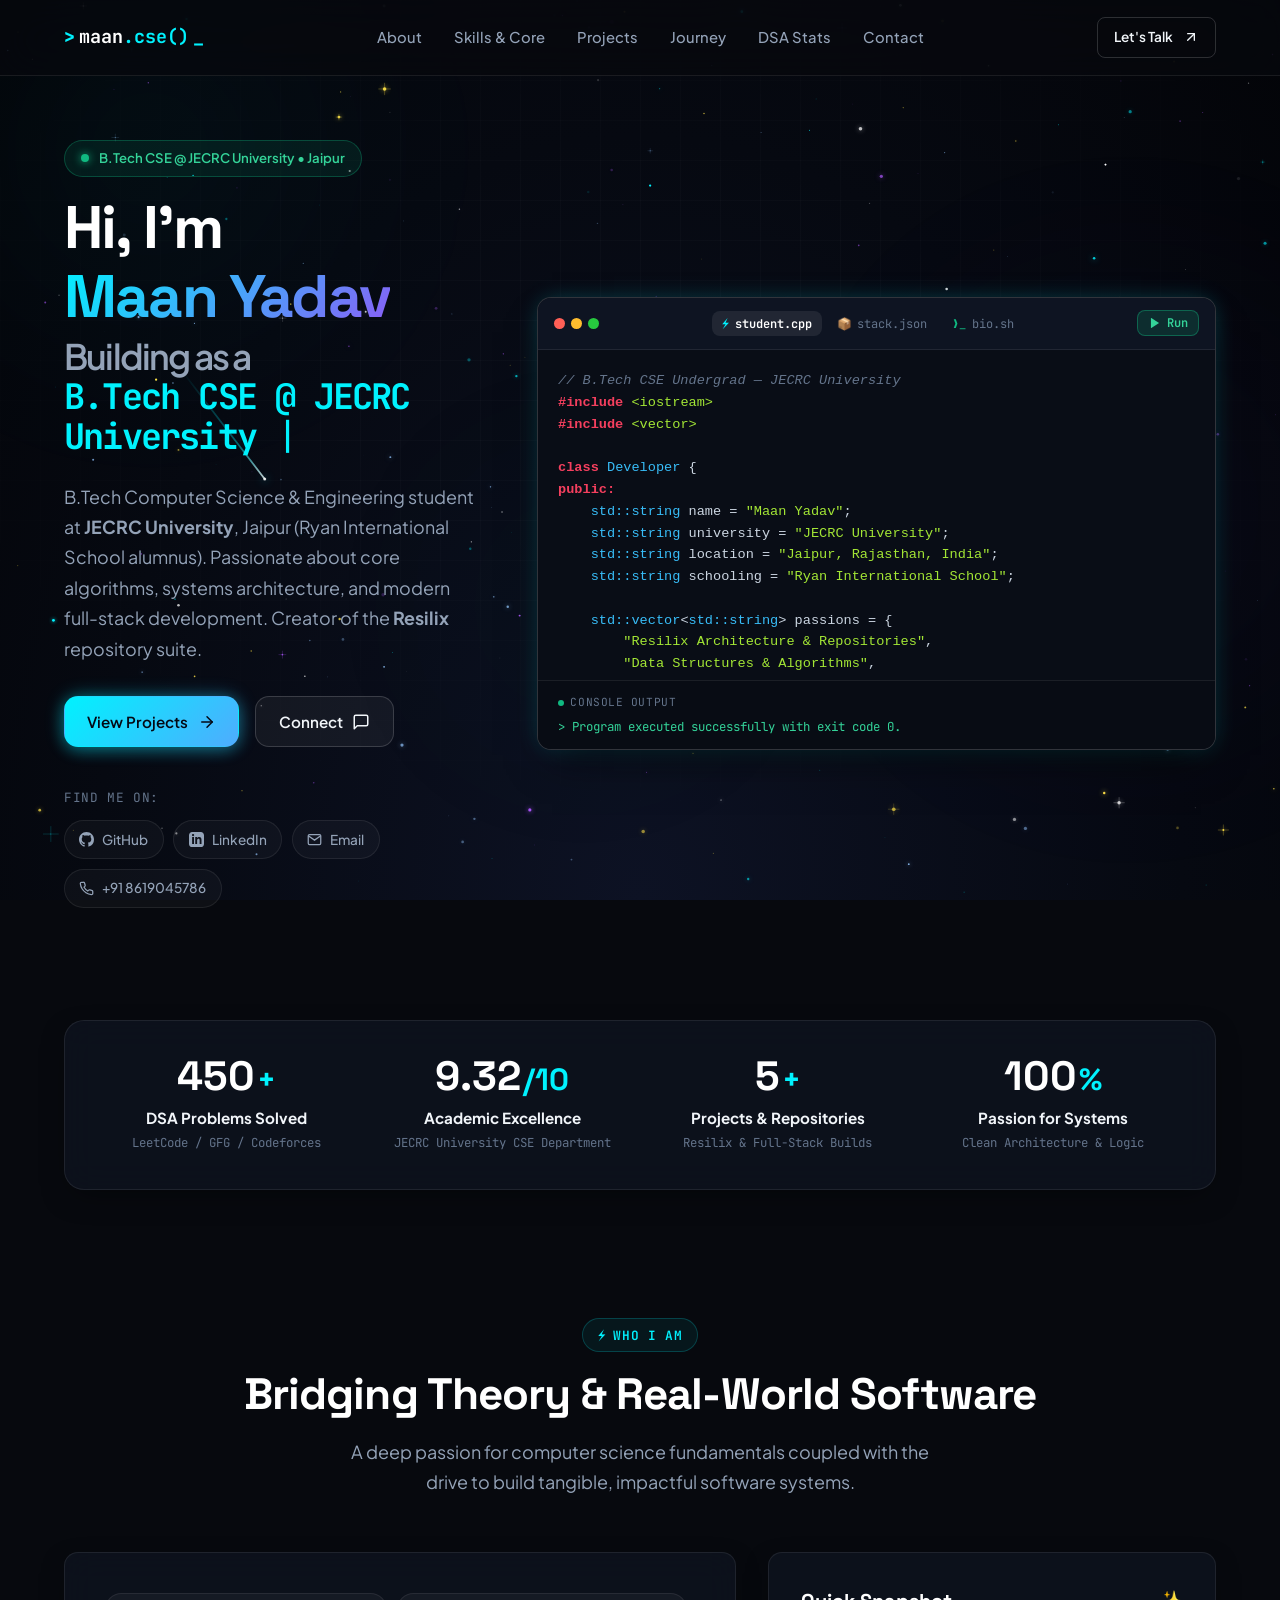
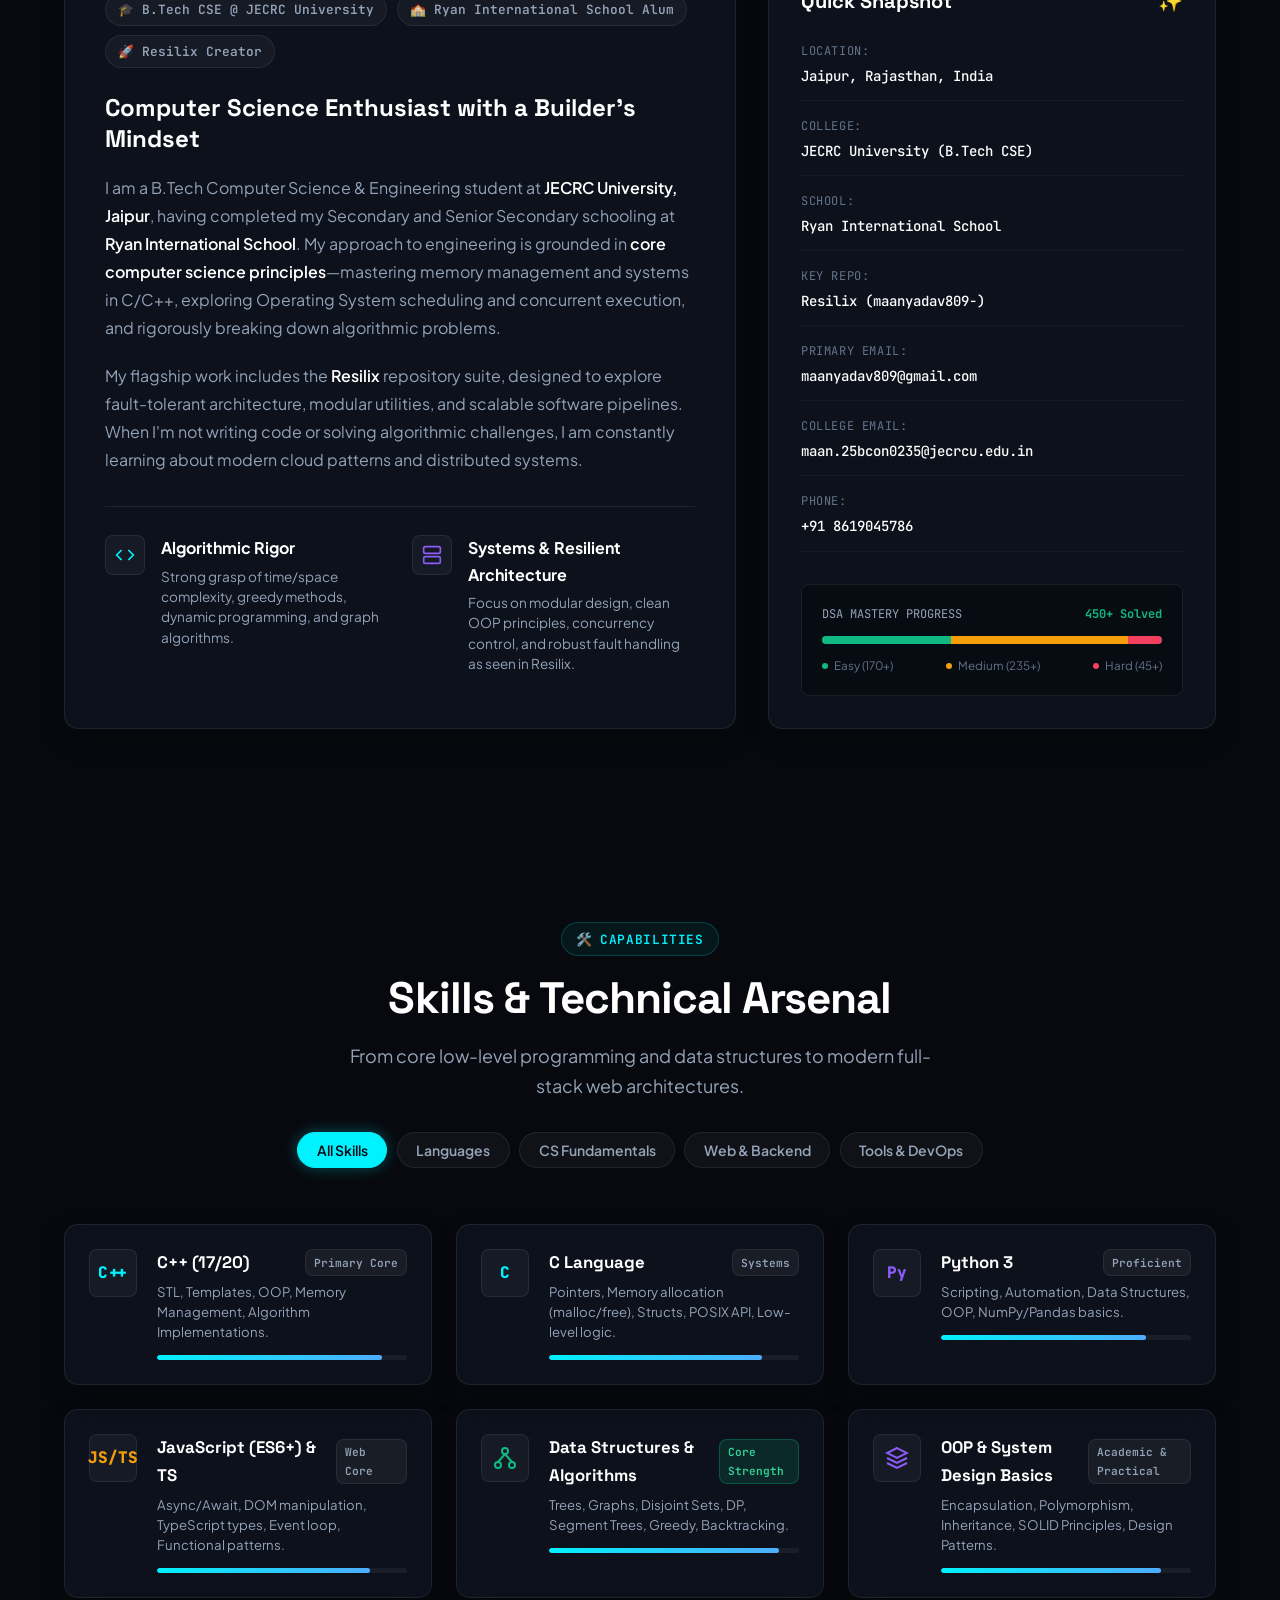
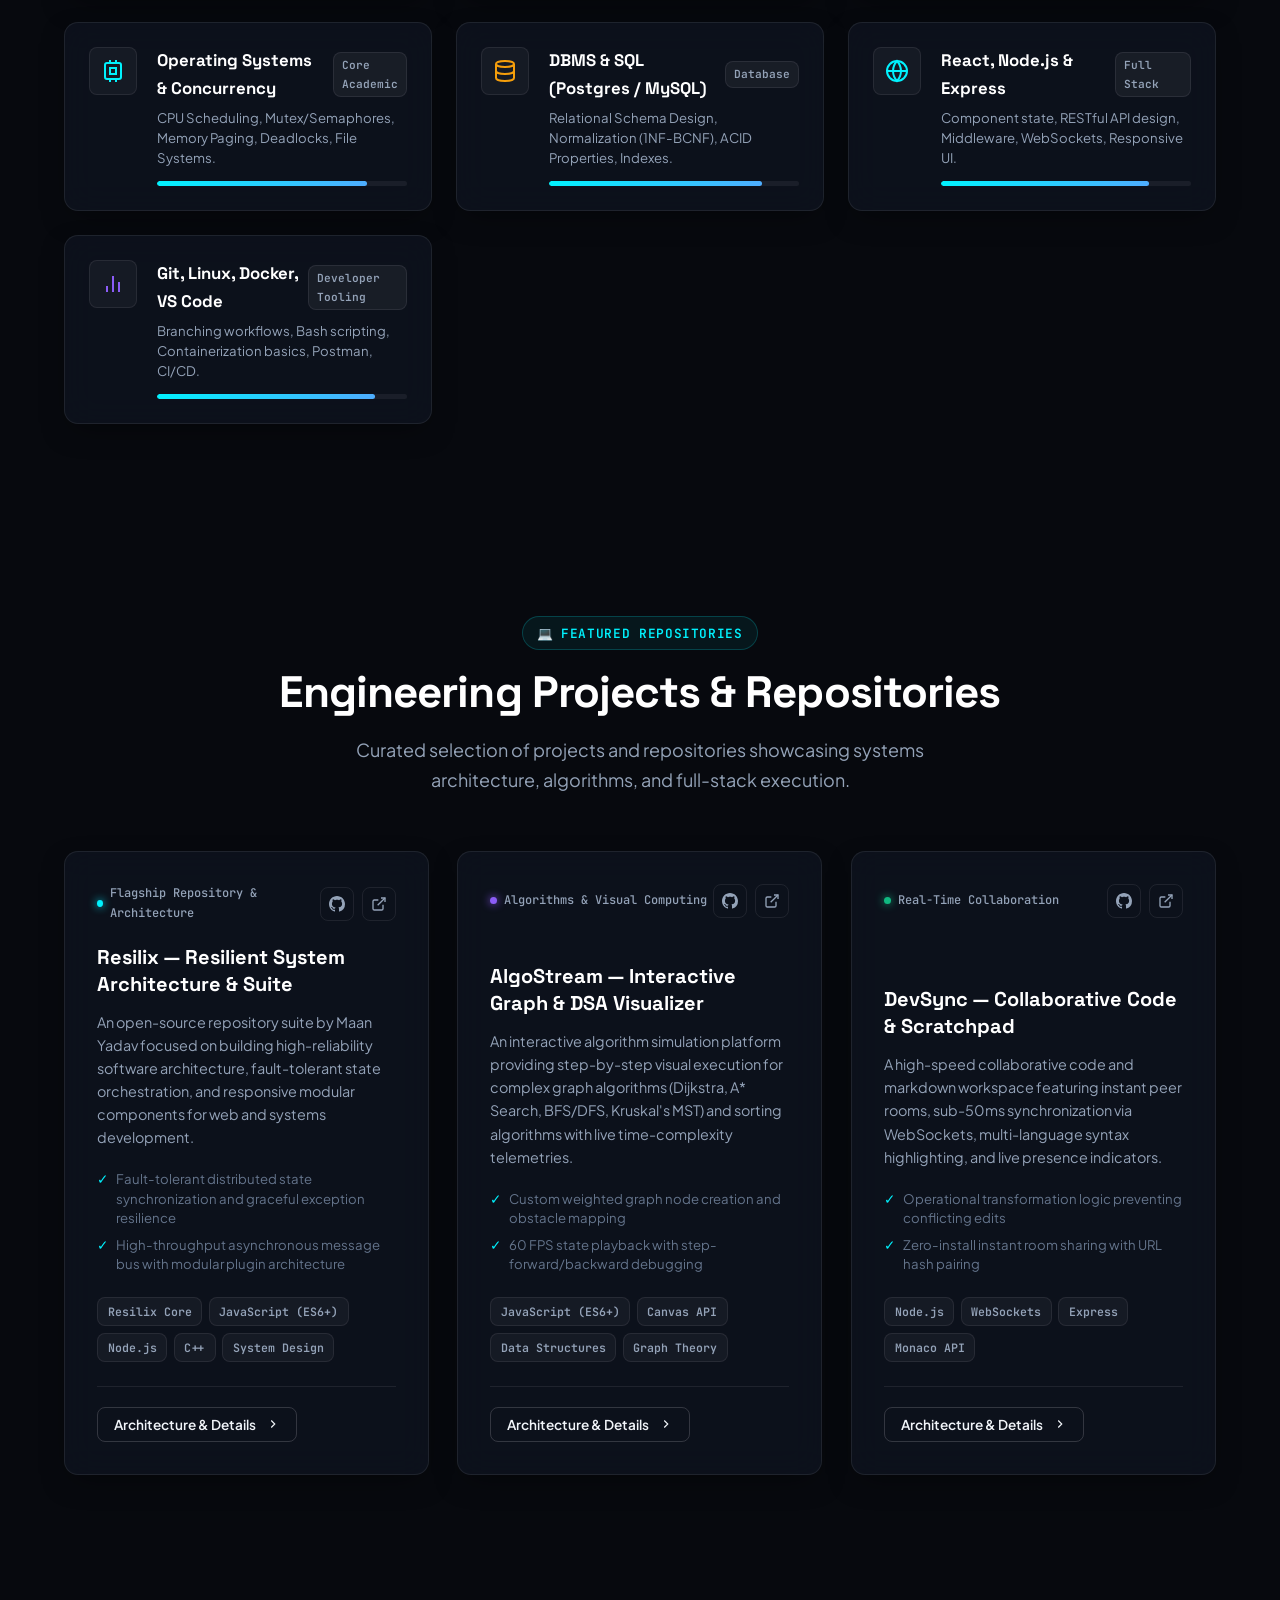
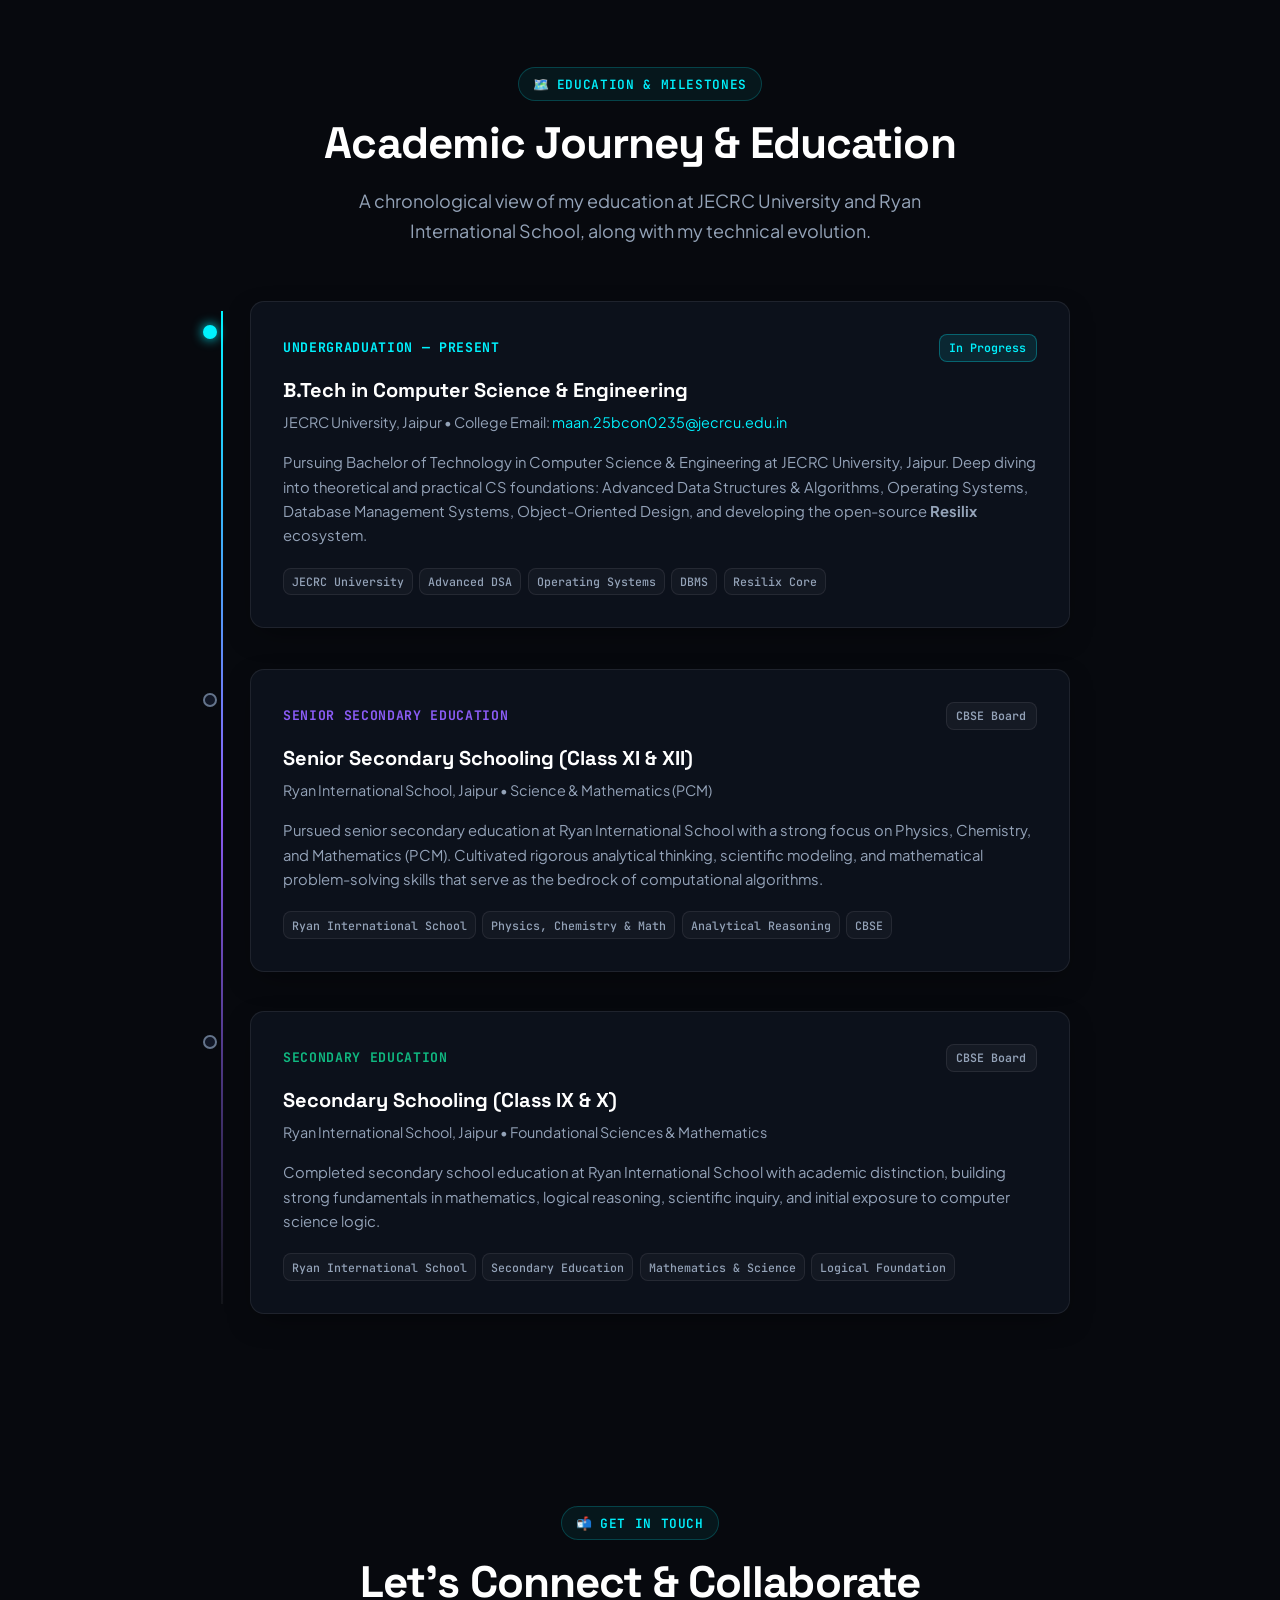
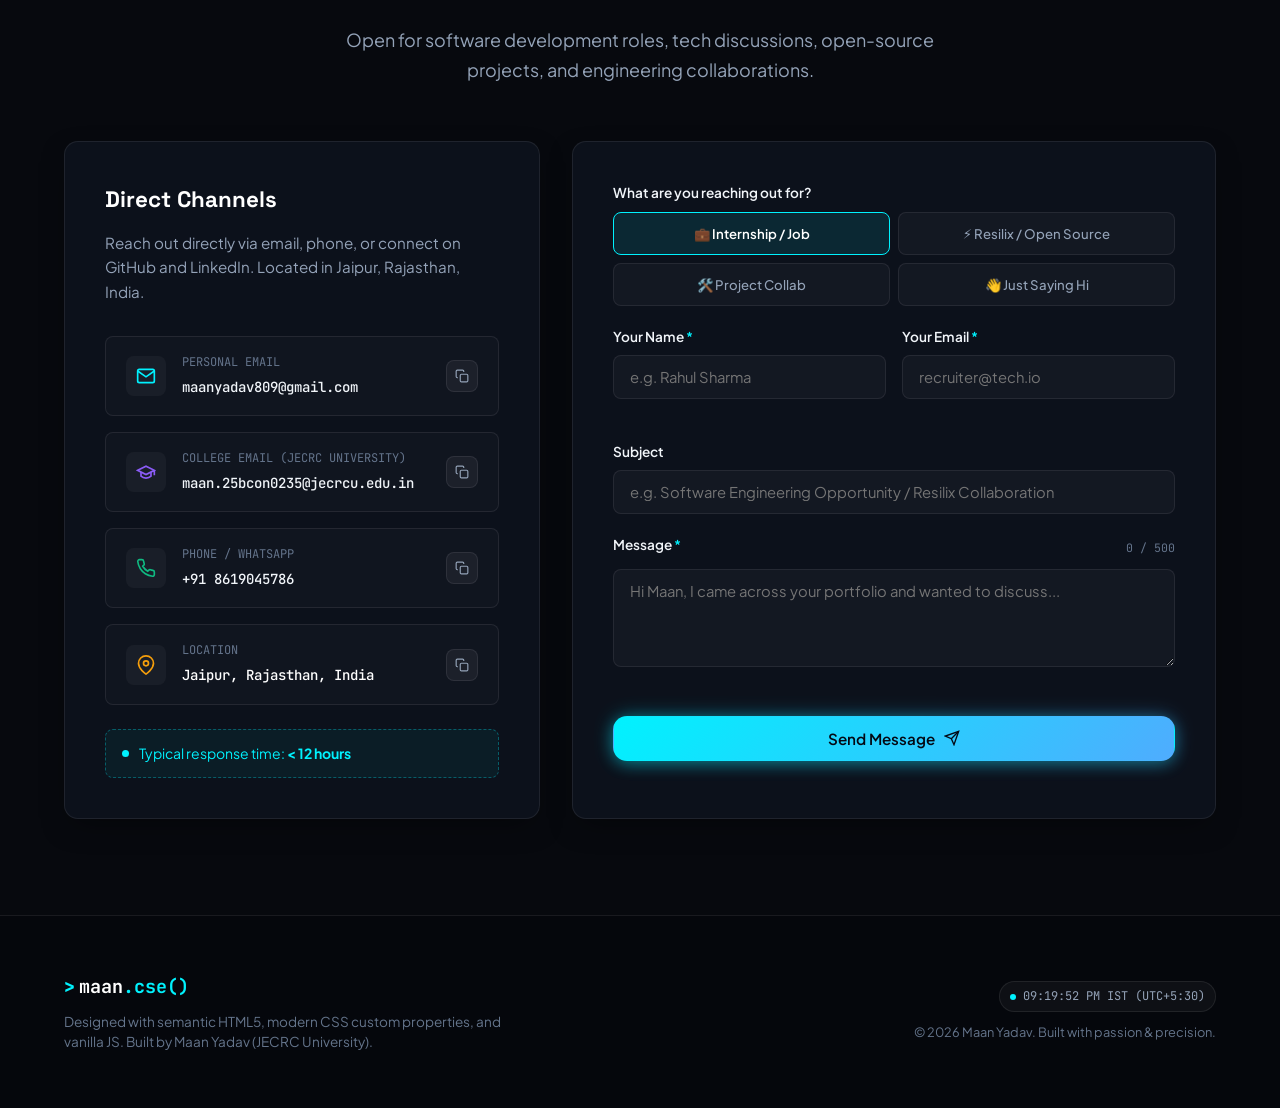
<file: index.html>
<!DOCTYPE html>
<html lang="en" class="scroll-smooth">
<head>
  <meta charset="UTF-8">
  <meta name="viewport" content="width=device-width, initial-scale=1.0">
  <title>Maan Yadav | B.Tech CSE Undergrad &amp; Software Developer | JECRC University</title>
  <meta name="description" content="Portfolio of Maan Yadav, B.Tech Computer Science &amp; Engineering student at JECRC University, Jaipur. Specializing in Core Programming, Algorithms, Systems, Resilix, and Modern Web Development.">
  <meta name="keywords" content="Maan Yadav, JECRC University, Ryan International School, Resilix, Computer Science Student, Portfolio, C++, Algorithms, Data Structures, Web Developer, Software Engineer, Jaipur">
  <meta name="author" content="Maan Yadav">

  <!-- Open Graph / Social Meta Tags -->
  <meta property="og:title" content="Maan Yadav | B.Tech CSE Undergrad &amp; Developer">
  <meta property="og:description" content="Explore my projects including Resilix, core CS skills, algorithms journey, and software engineering experience at JECRC University.">
  <meta property="og:type" content="website">

  <!-- Google Fonts: Space Grotesk, Plus Jakarta Sans, JetBrains Mono -->
  <link rel="preconnect" href="https://fonts.googleapis.com">
  <link rel="preconnect" href="https://fonts.gstatic.com" crossorigin>
  <link href="https://fonts.googleapis.com/css2?family=JetBrains+Mono:wght@400;500;600;700&family=Plus+Jakarta+Sans:wght@300;400;500;600;700;800&family=Space+Grotesk:wght@500;600;700&display=swap" rel="stylesheet">

  <link rel="stylesheet" href="style.css">
</head>
<body class="bg-dark text-light antialiased">
  <!-- Interactive 3D Cosmic Space Canvas -->
  <canvas id="space-canvas" class="space-canvas" aria-hidden="true"></canvas>

  <!-- Ambient background glow elements -->
  <div class="ambient-glow glow-1" aria-hidden="true"></div>
  <div class="ambient-glow glow-2" aria-hidden="true"></div>
  <div class="ambient-glow glow-3" aria-hidden="true"></div>
  <div class="grid-overlay" aria-hidden="true"></div>

  <!-- STICKY FROSTED NAVBAR -->
  <header class="navbar-wrapper" id="navbar">
    <div class="container navbar-container">
      <a href="#hero" class="brand-logo" aria-label="Maan Yadav Portfolio Home">
        <span class="logo-prompt">&gt;</span>
        <span class="logo-text">maan<span class="text-accent">.cse()</span></span>
        <span class="cursor-blink">_</span>
      </a>

      <!-- Desktop Nav Menu -->
      <nav class="nav-menu" aria-label="Main Navigation">
        <ul class="nav-list">
          <li><a href="#about" class="nav-link">About</a></li>
          <li><a href="#skills" class="nav-link">Skills &amp; Core</a></li>
          <li><a href="#projects" class="nav-link">Projects</a></li>
          <li><a href="#journey" class="nav-link">Journey</a></li>
          <li><a href="#dsa-stats" class="nav-link">DSA Stats</a></li>
          <li><a href="#contact" class="nav-link">Contact</a></li>
        </ul>
      </nav>

      <!-- Nav Actions -->
      <div class="nav-actions">
        <a href="#contact" class="btn btn-outline btn-sm nav-cta">
          <span>Let's Talk</span>
          <svg class="icon-sm" viewBox="0 0 24 24" fill="none" stroke="currentColor" stroke-width="2" stroke-linecap="round" stroke-linejoin="round">
            <line x1="7" y1="17" x2="17" y2="7"></line>
            <polyline points="7 7 17 7 17 17"></polyline>
          </svg>
        </a>

        <!-- Mobile Hamburger Toggle -->
        <button class="mobile-toggle" id="mobile-menu-btn" aria-label="Toggle navigation menu" aria-expanded="false">
          <span class="hamburger-line line-1"></span>
          <span class="hamburger-line line-2"></span>
          <span class="hamburger-line line-3"></span>
        </button>
      </div>
    </div>

    <!-- Mobile Drawer Menu -->
    <div class="mobile-drawer" id="mobile-drawer" aria-hidden="true">
      <ul class="mobile-nav-list">
        <li><a href="#about" class="mobile-nav-link">About</a></li>
        <li><a href="#skills" class="mobile-nav-link">Skills &amp; Core</a></li>
        <li><a href="#projects" class="mobile-nav-link">Projects</a></li>
        <li><a href="#journey" class="mobile-nav-link">Journey</a></li>
        <li><a href="#dsa-stats" class="mobile-nav-link">DSA Stats</a></li>
        <li><a href="#contact" class="mobile-nav-link">Contact</a></li>
        <li class="mobile-cta-item">
          <a href="#contact" class="btn btn-primary w-full text-center">Get in Touch</a>
        </li>
      </ul>
      <div class="mobile-drawer-footer">
        <div class="status-pill status-pill-sm">
          <span class="status-indicator"></span>
          <span>Open for Tech Collaborations &amp; Internships</span>
        </div>
      </div>
    </div>
  </header>

  <main id="main-content">
    <!-- HERO SECTION -->
    <section class="hero-section section-padding" id="hero">
      <div class="container hero-grid">
        <!-- Left Hero Content -->
        <div class="hero-content reveal-fade-up">
          <div class="status-pill mb-4">
            <span class="status-indicator pulse-animation"></span>
            <span class="status-text">B.Tech CSE @ JECRC University • Jaipur</span>
          </div>

          <h1 class="hero-title">
            <span class="hero-greeting">Hi, I'm <span class="gradient-text font-bold">Maan Yadav</span></span>
            <span class="hero-role-wrapper">
              <span class="role-static">Building as a </span>
              <span class="typewriter-container text-cyan">
                <span id="typewriter" class="typewriter-text"></span>
                <span class="typewriter-cursor">|</span>
              </span>
            </span>
          </h1>

          <p class="hero-description">
            B.Tech Computer Science &amp; Engineering student at <strong>JECRC University</strong>, Jaipur (Ryan International School alumnus). Passionate about core algorithms, systems architecture, and modern full-stack development. Creator of the <strong>Resilix</strong> repository suite.
          </p>

          <!-- Action Buttons & Socials -->
          <div class="hero-actions">
            <a href="#projects" class="btn btn-primary btn-glow">
              <span>View Projects</span>
              <svg class="icon" viewBox="0 0 24 24" fill="none" stroke="currentColor" stroke-width="2" stroke-linecap="round" stroke-linejoin="round">
                <line x1="5" y1="12" x2="19" y2="12"></line>
                <polyline points="12 5 19 12 12 19"></polyline>
              </svg>
            </a>
            <a href="#contact" class="btn btn-secondary">
              <span>Connect</span>
              <svg class="icon" viewBox="0 0 24 24" fill="none" stroke="currentColor" stroke-width="2" stroke-linecap="round" stroke-linejoin="round">
                <path d="M21 15a2 2 0 0 1-2 2H7l-4 4V5a2 2 0 0 1 2-2h14a2 2 0 0 1 2 2z"></path>
              </svg>
            </a>
          </div>

          <!-- Social Links Strip -->
          <div class="hero-social-strip">
            <span class="social-label">Find me on:</span>
            <div class="social-links-row">
              <a href="https://github.com/maanyadav809-" target="_blank" rel="noopener noreferrer" class="social-chip" aria-label="GitHub Profile (maanyadav809-)">
                <svg class="social-icon" viewBox="0 0 24 24" fill="currentColor">
                  <path d="M12 0C5.37 0 0 5.37 0 12c0 5.31 3.435 9.795 8.205 11.385.6.105.825-.255.825-.57 0-.285-.015-1.23-.015-2.235-3.015.555-3.795-.735-4.035-1.41-.135-.345-.72-1.41-1.23-1.695-.42-.225-1.02-.78-.015-.795.945-.015 1.62.87 1.845 1.23 1.08 1.815 2.805 1.305 3.495.99.105-.78.42-1.305.765-1.605-2.67-.3-5.46-1.335-5.46-5.925 0-1.305.465-2.385 1.23-3.225-.12-.3-.54-1.53.12-3.18 0 0 1.005-.315 3.3 1.23.96-.27 1.98-.405 3-.405s2.04.135 3 .405c2.295-1.56 3.3-1.23 3.3-1.23.66 1.65.24 2.88.12 3.18.765.84 1.23 1.905 1.23 3.225 0 4.605-2.805 5.625-5.475 5.925.435.375.81 1.095.81 2.22 0 1.605-.015 2.895-.015 3.3 0 .315.225.69.825.57A12.02 12.02 0 0024 12c0-6.63-5.37-12-12-12z"/>
                </svg>
                <span>GitHub</span>
              </a>
              <a href="https://www.linkedin.com" target="_blank" rel="noopener noreferrer" class="social-chip" aria-label="LinkedIn: Maan Yadav, Student at JECRC University">
                <svg class="social-icon" viewBox="0 0 24 24" fill="currentColor">
                  <path d="M19 0h-14c-2.761 0-5 2.239-5 5v14c0 2.761 2.239 5 5 5h14c2.762 0 5-2.239 5-5v-14c0-2.761-2.238-5-5-5zm-11 19h-3v-11h3v11zm-1.5-12.268c-.966 0-1.75-.79-1.75-1.764s.784-1.764 1.75-1.764 1.75.79 1.75 1.764-.783 1.764-1.75 1.764zm13.5 12.268h-3v-5.604c0-3.368-4-3.113-4 0v5.604h-3v-11h3v1.765c1.396-2.586 7-2.777 7 2.476v6.759z"/>
                </svg>
                <span>LinkedIn</span>
              </a>
              <a href="mailto:maanyadav809@gmail.com" class="social-chip" aria-label="Direct Email (maanyadav809@gmail.com)">
                <svg class="social-icon" viewBox="0 0 24 24" fill="none" stroke="currentColor" stroke-width="2">
                  <path d="M4 4h16c1.1 0 2 .9 2 2v12c0 1.1-.9 2-2 2H4c-1.1 0-2-.9-2-2V6c0-1.1.9-2 2-2z"></path>
                  <polyline points="22,6 12,13 2,6"></polyline>
                </svg>
                <span>Email</span>
              </a>
              <a href="tel:+918619045786" class="social-chip" aria-label="Call Maan Yadav (8619045786)">
                <svg class="social-icon" viewBox="0 0 24 24" fill="none" stroke="currentColor" stroke-width="2">
                  <path d="M22 16.92v3a2 2 0 0 1-2.18 2 19.79 19.79 0 0 1-8.63-3.07 19.5 19.5 0 0 1-6-6 19.79 19.79 0 0 1-3.07-8.67A2 2 0 0 1 4.11 2h3a2 2 0 0 1 2 1.72 12.84 12.84 0 0 0 .7 2.81 2 2 0 0 1-.45 2.11L8.09 9.91a16 16 0 0 0 6 6l1.27-1.27a2 2 0 0 1 2.11-.45 12.84 12.84 0 0 0 2.81.7A2 2 0 0 1 22 16.92z"></path>
                </svg>
                <span>+91 8619045786</span>
              </a>
            </div>
          </div>
        </div>

        <!-- Right Hero Interactive Terminal / Dev Card -->
        <div class="hero-visual reveal-fade-up delay-1">
          <div class="terminal-window spotlight-card">
            <!-- Terminal Title Bar -->
            <div class="terminal-bar">
              <div class="terminal-controls">
                <span class="control-dot dot-close"></span>
                <span class="control-dot dot-minimize"></span>
                <span class="control-dot dot-maximize"></span>
              </div>
              <div class="terminal-tabs">
                <button class="terminal-tab active" data-tab="tab-cpp" id="tab-btn-cpp">
                  <span class="tab-icon text-cyan">⚡</span> student.cpp
                </button>
                <button class="terminal-tab" data-tab="tab-json" id="tab-btn-json">
                  <span class="tab-icon text-violet">📦</span> stack.json
                </button>
                <button class="terminal-tab" data-tab="tab-bash" id="tab-btn-bash">
                  <span class="tab-icon text-emerald">❯_</span> bio.sh
                </button>
              </div>
              <div class="terminal-actions">
                <button class="btn-run-code" id="btn-run-code" title="Simulate execution">
                  <svg class="icon-xs" viewBox="0 0 24 24" fill="currentColor">
                    <polygon points="5 3 19 12 5 21 5 3"></polygon>
                  </svg>
                  <span>Run</span>
                </button>
              </div>
            </div>

            <!-- Terminal Body Code Views -->
            <div class="terminal-body font-mono">
              <!-- Tab 1: C++ Profile -->
              <div class="tab-pane active" id="tab-cpp">
                <pre><code><span class="tok-comment">// B.Tech CSE Undergrad — JECRC University</span>
<span class="tok-keyword">#include</span> <span class="tok-string">&lt;iostream&gt;</span>
<span class="tok-keyword">#include</span> <span class="tok-string">&lt;vector&gt;</span>

<span class="tok-keyword">class</span> <span class="tok-type">Developer</span> {
<span class="tok-keyword">public:</span>
    <span class="tok-type">std::string</span> name = <span class="tok-string">"Maan Yadav"</span>;
    <span class="tok-type">std::string</span> university = <span class="tok-string">"JECRC University"</span>;
    <span class="tok-type">std::string</span> location = <span class="tok-string">"Jaipur, Rajasthan, India"</span>;
    <span class="tok-type">std::string</span> schooling = <span class="tok-string">"Ryan International School"</span>;

    <span class="tok-type">std::vector</span>&lt;<span class="tok-type">std::string</span>&gt; passions = {
        <span class="tok-string">"Resilix Architecture &amp; Repositories"</span>,
        <span class="tok-string">"Data Structures &amp; Algorithms"</span>,
        <span class="tok-string">"Full-Stack Web &amp; Scalable Systems"</span>
    };

    <span class="tok-type">void</span> <span class="tok-func">buildFuture</span>() {
        <span class="tok-type">std::cout</span> &lt;&lt; <span class="tok-string">"Building Resilix &amp; High-Impact Systems 🚀"</span> &lt;&lt; <span class="tok-type">std::endl</span>;
    }
};</code></pre>
              </div>

              <!-- Tab 2: JSON Stack -->
              <div class="tab-pane" id="tab-json">
                <pre><code>{
  <span class="tok-key">"developer"</span>: <span class="tok-string">"Maan Yadav"</span>,
  <span class="tok-key">"institution"</span>: <span class="tok-string">"JECRC University, Jaipur"</span>,
  <span class="tok-key">"school"</span>: <span class="tok-string">"Ryan International School"</span>,
  <span class="tok-key">"email"</span>: <span class="tok-string">"maanyadav809@gmail.com"</span>,
  <span class="tok-key">"collegeEmail"</span>: <span class="tok-string">"maan.25bcon0235@jecrcu.edu.in"</span>,
  <span class="tok-key">"phone"</span>: <span class="tok-string">"8619045786"</span>,
  <span class="tok-key">"github"</span>: <span class="tok-string">"maanyadav809-"</span>,
  <span class="tok-key">"keyRepository"</span>: <span class="tok-string">"Resilix"</span>,
  <span class="tok-key">"location"</span>: <span class="tok-string">"Jaipur, Rajasthan, India"</span>
}</code></pre>
              </div>

              <!-- Tab 3: Bash Script -->
              <div class="tab-pane" id="tab-bash">
                <pre><code><span class="tok-comment">#!/usr/bin/env bash</span>
<span class="tok-prompt">$</span> <span class="tok-func">whoami</span>
<span class="tok-output">Maan Yadav (JECRC University • Jaipur, India)</span>

<span class="tok-prompt">$</span> <span class="tok-func">git</span> log -n 1 --oneline
<span class="tok-output"><span class="tok-string">7c3f8e1</span> feat: initial Resilix core architecture &amp; modules</span>

<span class="tok-prompt">$</span> <span class="tok-func">ping</span> -c 1 github.com/maanyadav809-
<span class="tok-output">64 bytes: status=READY_TO_COLLABORATE time=0.35ms</span></code></pre>
              </div>
            </div>

            <!-- Terminal Output Console -->
            <div class="terminal-footer">
              <div class="output-header">
                <span class="output-indicator"></span>
                <span>Console Output</span>
              </div>
              <div class="output-text" id="terminal-output-text">
                &gt; Program executed successfully with exit code 0.
              </div>
            </div>
          </div>
        </div>
      </div>
    </section>

    <!-- STATS & IMPACT BANNER -->
    <section class="stats-section" id="dsa-stats">
      <div class="container">
        <div class="stats-glass-card spotlight-card reveal-fade-up">
          <div class="stat-item">
            <div class="stat-number-wrapper">
              <span class="stat-number counter" data-target="450">0</span>
              <span class="stat-plus">+</span>
            </div>
            <div class="stat-label">DSA Problems Solved</div>
            <div class="stat-sub">LeetCode / GFG / Codeforces</div>
          </div>

          <div class="stat-divider" aria-hidden="true"></div>

          <div class="stat-item">
            <div class="stat-number-wrapper">
              <span class="stat-number counter" data-target="9.32" data-decimals="2">0.00</span>
              <span class="stat-unit">/10</span>
            </div>
            <div class="stat-label">Academic Excellence</div>
            <div class="stat-sub">JECRC University CSE Department</div>
          </div>

          <div class="stat-divider" aria-hidden="true"></div>

          <div class="stat-item">
            <div class="stat-number-wrapper">
              <span class="stat-number counter" data-target="5">0</span>
              <span class="stat-plus">+</span>
            </div>
            <div class="stat-label">Projects &amp; Repositories</div>
            <div class="stat-sub">Resilix &amp; Full-Stack Builds</div>
          </div>

          <div class="stat-divider" aria-hidden="true"></div>

          <div class="stat-item">
            <div class="stat-number-wrapper">
              <span class="stat-number counter" data-target="100">0</span>
              <span class="stat-unit">%</span>
            </div>
            <div class="stat-label">Passion for Systems</div>
            <div class="stat-sub">Clean Architecture &amp; Logic</div>
          </div>
        </div>
      </div>
    </section>

    <!-- ABOUT SECTION -->
    <section class="about-section section-padding" id="about">
      <div class="container">
        <div class="section-header text-center reveal-fade-up">
          <div class="section-tag">
            <span class="tag-icon">⚡</span>
            <span>Who I Am</span>
          </div>
          <h2 class="section-title">Bridging Theory &amp; Real-World Software</h2>
          <p class="section-subtitle">
            A deep passion for computer science fundamentals coupled with the drive to build tangible, impactful software systems.
          </p>
        </div>

        <div class="about-grid">
          <!-- Main Narrative Card -->
          <div class="about-main-card glass-card spotlight-card reveal-fade-up">
            <div class="about-badge-row">
              <span class="tech-badge">🎓 B.Tech CSE @ JECRC University</span>
              <span class="tech-badge">🏫 Ryan International School Alum</span>
              <span class="tech-badge">🚀 Resilix Creator</span>
            </div>
            <h3 class="about-card-title">Computer Science Enthusiast with a Builder's Mindset</h3>
            <p class="about-text">
              I am a B.Tech Computer Science &amp; Engineering student at <strong>JECRC University, Jaipur</strong>, having completed my Secondary and Senior Secondary schooling at <strong>Ryan International School</strong>. My approach to engineering is grounded in <strong>core computer science principles</strong>—mastering memory management and systems in C/C++, exploring Operating System scheduling and concurrent execution, and rigorously breaking down algorithmic problems.
            </p>
            <p class="about-text">
              My flagship work includes the <strong>Resilix</strong> repository suite, designed to explore fault-tolerant architecture, modular utilities, and scalable software pipelines. When I'm not writing code or solving algorithmic challenges, I am constantly learning about modern cloud patterns and distributed systems.
            </p>

            <div class="philosophy-highlights">
              <div class="highlight-item">
                <div class="highlight-icon text-cyan">
                  <svg viewBox="0 0 24 24" fill="none" stroke="currentColor" stroke-width="2">
                    <polyline points="16 18 22 12 16 6"></polyline>
                    <polyline points="8 6 2 12 8 18"></polyline>
                  </svg>
                </div>
                <div>
                  <h4 class="highlight-title">Algorithmic Rigor</h4>
                  <p class="highlight-desc">Strong grasp of time/space complexity, greedy methods, dynamic programming, and graph algorithms.</p>
                </div>
              </div>
              <div class="highlight-item">
                <div class="highlight-icon text-violet">
                  <svg viewBox="0 0 24 24" fill="none" stroke="currentColor" stroke-width="2">
                    <rect x="2" y="2" width="20" height="8" rx="2" ry="2"></rect>
                    <rect x="2" y="14" width="20" height="8" rx="2" ry="2"></rect>
                    <line x1="6" y1="6" x2="6.01" y2="6"></line>
                    <line x1="6" y1="18" x2="6.01" y2="18"></line>
                  </svg>
                </div>
                <div>
                  <h4 class="highlight-title">Systems &amp; Resilient Architecture</h4>
                  <p class="highlight-desc">Focus on modular design, clean OOP principles, concurrency control, and robust fault handling as seen in Resilix.</p>
                </div>
              </div>
            </div>
          </div>

          <!-- Quick Fact Card -->
          <div class="about-side-column reveal-fade-up delay-1">
            <div class="quick-facts-card glass-card spotlight-card">
              <h3 class="side-card-title">
                <span>Quick Snapshot</span>
                <span class="title-sparkle">✨</span>
              </h3>
              <ul class="quick-facts-list font-mono text-sm">
                <li>
                  <span class="fact-label">Location:</span>
                  <span class="fact-val text-cyan">Jaipur, Rajasthan, India</span>
                </li>
                <li>
                  <span class="fact-label">College:</span>
                  <span class="fact-val">JECRC University (B.Tech CSE)</span>
                </li>
                <li>
                  <span class="fact-label">School:</span>
                  <span class="fact-val">Ryan International School</span>
                </li>
                <li>
                  <span class="fact-label">Key Repo:</span>
                  <span class="fact-val text-emerald">Resilix (maanyadav809-)</span>
                </li>
                <li>
                  <span class="fact-label">Primary Email:</span>
                  <span class="fact-val">maanyadav809@gmail.com</span>
                </li>
                <li>
                  <span class="fact-label">College Email:</span>
                  <span class="fact-val">maan.25bcon0235@jecrcu.edu.in</span>
                </li>
                <li>
                  <span class="fact-label">Phone:</span>
                  <span class="fact-val text-amber">+91 8619045786</span>
                </li>
              </ul>

              <!-- LeetCode mini widget -->
              <div class="mini-leetcode-box">
                <div class="dsa-progress-header">
                  <span class="font-mono text-xs text-muted">DSA MASTERY PROGRESS</span>
                  <span class="badge-difficulty text-emerald">450+ Solved</span>
                </div>
                <div class="multi-progress-bar">
                  <div class="bar-segment bar-easy" style="width: 38%;" title="Easy: 170+"></div>
                  <div class="bar-segment bar-medium" style="width: 52%;" title="Medium: 235+"></div>
                  <div class="bar-segment bar-hard" style="width: 10%;" title="Hard: 45+"></div>
                </div>
                <div class="dsa-legend">
                  <span class="legend-item"><span class="legend-dot dot-easy"></span>Easy (170+)</span>
                  <span class="legend-item"><span class="legend-dot dot-medium"></span>Medium (235+)</span>
                  <span class="legend-item"><span class="legend-dot dot-hard"></span>Hard (45+)</span>
                </div>
              </div>
            </div>
          </div>
        </div>
      </div>
    </section>

    <!-- TECH STACK & SKILLS SECTION -->
    <section class="skills-section section-padding" id="skills">
      <div class="container">
        <div class="section-header text-center reveal-fade-up">
          <div class="section-tag">
            <span class="tag-icon">🛠️</span>
            <span>Capabilities</span>
          </div>
          <h2 class="section-title">Skills &amp; Technical Arsenal</h2>
          <p class="section-subtitle">
            From core low-level programming and data structures to modern full-stack web architectures.
          </p>

          <!-- Category Filter Tabs -->
          <div class="skill-filters" role="tablist" aria-label="Skill Categories">
            <button class="filter-btn active" data-filter="all" role="tab" aria-selected="true">All Skills</button>
            <button class="filter-btn" data-filter="languages" role="tab" aria-selected="false">Languages</button>
            <button class="filter-btn" data-filter="fundamentals" role="tab" aria-selected="false">CS Fundamentals</button>
            <button class="filter-btn" data-filter="web" role="tab" aria-selected="false">Web &amp; Backend</button>
            <button class="filter-btn" data-filter="tools" role="tab" aria-selected="false">Tools &amp; DevOps</button>
          </div>
        </div>

        <!-- Skills Grid -->
        <div class="skills-grid" id="skills-grid">
          <!-- Skill: C++ -->
          <div class="skill-card glass-card spotlight-card reveal-fade-up" data-category="languages">
            <div class="skill-icon-box text-cyan">
              <span class="skill-logo-text">C++</span>
            </div>
            <div class="skill-info">
              <div class="skill-title-row">
                <h3 class="skill-name">C++ (17/20)</h3>
                <span class="skill-level-badge">Primary Core</span>
              </div>
              <p class="skill-desc">STL, Templates, OOP, Memory Management, Algorithm Implementations.</p>
              <div class="skill-bar-container">
                <div class="skill-bar-fill" style="width: 90%;"></div>
              </div>
            </div>
          </div>

          <!-- Skill: C -->
          <div class="skill-card glass-card spotlight-card reveal-fade-up" data-category="languages">
            <div class="skill-icon-box text-cyan">
              <span class="skill-logo-text">C</span>
            </div>
            <div class="skill-info">
              <div class="skill-title-row">
                <h3 class="skill-name">C Language</h3>
                <span class="skill-level-badge">Systems</span>
              </div>
              <p class="skill-desc">Pointers, Memory allocation (malloc/free), Structs, POSIX API, Low-level logic.</p>
              <div class="skill-bar-container">
                <div class="skill-bar-fill" style="width: 85%;"></div>
              </div>
            </div>
          </div>

          <!-- Skill: Python -->
          <div class="skill-card glass-card spotlight-card reveal-fade-up" data-category="languages">
            <div class="skill-icon-box text-violet">
              <span class="skill-logo-text">Py</span>
            </div>
            <div class="skill-info">
              <div class="skill-title-row">
                <h3 class="skill-name">Python 3</h3>
                <span class="skill-level-badge">Proficient</span>
              </div>
              <p class="skill-desc">Scripting, Automation, Data Structures, OOP, NumPy/Pandas basics.</p>
              <div class="skill-bar-container">
                <div class="skill-bar-fill" style="width: 82%;"></div>
              </div>
            </div>
          </div>

          <!-- Skill: JavaScript / TypeScript -->
          <div class="skill-card glass-card spotlight-card reveal-fade-up" data-category="languages web">
            <div class="skill-icon-box text-amber">
              <span class="skill-logo-text">JS/TS</span>
            </div>
            <div class="skill-info">
              <div class="skill-title-row">
                <h3 class="skill-name">JavaScript (ES6+) &amp; TS</h3>
                <span class="skill-level-badge">Web Core</span>
              </div>
              <p class="skill-desc">Async/Await, DOM manipulation, TypeScript types, Event loop, Functional patterns.</p>
              <div class="skill-bar-container">
                <div class="skill-bar-fill" style="width: 85%;"></div>
              </div>
            </div>
          </div>

          <!-- Skill: DSA -->
          <div class="skill-card glass-card spotlight-card reveal-fade-up" data-category="fundamentals">
            <div class="skill-icon-box text-emerald">
              <svg viewBox="0 0 24 24" fill="none" stroke="currentColor" stroke-width="2">
                <circle cx="12" cy="5" r="3"></circle>
                <circle cx="5" cy="19" r="3"></circle>
                <circle cx="19" cy="19" r="3"></circle>
                <line x1="12" y1="8" x2="5" y2="16"></line>
                <line x1="12" y1="8" x2="19" y2="16"></line>
              </svg>
            </div>
            <div class="skill-info">
              <div class="skill-title-row">
                <h3 class="skill-name">Data Structures &amp; Algorithms</h3>
                <span class="skill-level-badge badge-glow">Core Strength</span>
              </div>
              <p class="skill-desc">Trees, Graphs, Disjoint Sets, DP, Segment Trees, Greedy, Backtracking.</p>
              <div class="skill-bar-container">
                <div class="skill-bar-fill" style="width: 92%;"></div>
              </div>
            </div>
          </div>

          <!-- Skill: OOP -->
          <div class="skill-card glass-card spotlight-card reveal-fade-up" data-category="fundamentals">
            <div class="skill-icon-box text-violet">
              <svg viewBox="0 0 24 24" fill="none" stroke="currentColor" stroke-width="2">
                <polygon points="12 2 2 7 12 12 22 7 12 2"></polygon>
                <polyline points="2 17 12 22 22 17"></polyline>
                <polyline points="2 12 12 17 22 12"></polyline>
              </svg>
            </div>
            <div class="skill-info">
              <div class="skill-title-row">
                <h3 class="skill-name">OOP &amp; System Design Basics</h3>
                <span class="skill-level-badge">Academic &amp; Practical</span>
              </div>
              <p class="skill-desc">Encapsulation, Polymorphism, Inheritance, SOLID Principles, Design Patterns.</p>
              <div class="skill-bar-container">
                <div class="skill-bar-fill" style="width: 88%;"></div>
              </div>
            </div>
          </div>

          <!-- Skill: OS -->
          <div class="skill-card glass-card spotlight-card reveal-fade-up" data-category="fundamentals">
            <div class="skill-icon-box text-cyan">
              <svg viewBox="0 0 24 24" fill="none" stroke="currentColor" stroke-width="2">
                <rect x="4" y="4" width="16" height="16" rx="2" ry="2"></rect>
                <rect x="9" y="9" width="6" height="6"></rect>
                <line x1="9" y1="1" x2="9" y2="4"></line>
                <line x1="15" y1="1" x2="15" y2="4"></line>
                <line x1="9" y1="20" x2="9" y2="23"></line>
                <line x1="15" y1="20" x2="15" y2="23"></line>
              </svg>
            </div>
            <div class="skill-info">
              <div class="skill-title-row">
                <h3 class="skill-name">Operating Systems &amp; Concurrency</h3>
                <span class="skill-level-badge">Core Academic</span>
              </div>
              <p class="skill-desc">CPU Scheduling, Mutex/Semaphores, Memory Paging, Deadlocks, File Systems.</p>
              <div class="skill-bar-container">
                <div class="skill-bar-fill" style="width: 84%;"></div>
              </div>
            </div>
          </div>

          <!-- Skill: DBMS & SQL -->
          <div class="skill-card glass-card spotlight-card reveal-fade-up" data-category="fundamentals languages">
            <div class="skill-icon-box text-amber">
              <svg viewBox="0 0 24 24" fill="none" stroke="currentColor" stroke-width="2">
                <ellipse cx="12" cy="5" rx="9" ry="3"></ellipse>
                <path d="M21 12c0 1.66-4 3-9 3s-9-1.34-9-3"></path>
                <path d="M3 5v14c0 1.66 4 3 9 3s9-1.34 9-3V5"></path>
              </svg>
            </div>
            <div class="skill-info">
              <div class="skill-title-row">
                <h3 class="skill-name">DBMS &amp; SQL (Postgres / MySQL)</h3>
                <span class="skill-level-badge">Database</span>
              </div>
              <p class="skill-desc">Relational Schema Design, Normalization (1NF-BCNF), ACID Properties, Indexes.</p>
              <div class="skill-bar-container">
                <div class="skill-bar-fill" style="width: 85%;"></div>
              </div>
            </div>
          </div>

          <!-- Skill: Web Development (React / Node) -->
          <div class="skill-card glass-card spotlight-card reveal-fade-up" data-category="web">
            <div class="skill-icon-box text-cyan">
              <svg viewBox="0 0 24 24" fill="none" stroke="currentColor" stroke-width="2">
                <circle cx="12" cy="12" r="10"></circle>
                <line x1="2" y1="12" x2="22" y2="12"></line>
                <path d="M12 2a15.3 15.3 0 0 1 4 10 15.3 15.3 0 0 1-4 10 15.3 15.3 0 0 1-4-10 15.3 15.3 0 0 1 4-10z"></path>
              </svg>
            </div>
            <div class="skill-info">
              <div class="skill-title-row">
                <h3 class="skill-name">React, Node.js &amp; Express</h3>
                <span class="skill-level-badge">Full Stack</span>
              </div>
              <p class="skill-desc">Component state, RESTful API design, Middleware, WebSockets, Responsive UI.</p>
              <div class="skill-bar-container">
                <div class="skill-bar-fill" style="width: 83%;"></div>
              </div>
            </div>
          </div>

          <!-- Skill: Tools & DevOps -->
          <div class="skill-card glass-card spotlight-card reveal-fade-up" data-category="tools">
            <div class="skill-icon-box text-violet">
              <svg viewBox="0 0 24 24" fill="none" stroke="currentColor" stroke-width="2">
                <path d="M18 20V10"></path>
                <path d="M12 20V4"></path>
                <path d="M6 20v-6"></path>
              </svg>
            </div>
            <div class="skill-info">
              <div class="skill-title-row">
                <h3 class="skill-name">Git, Linux, Docker, VS Code</h3>
                <span class="skill-level-badge">Developer Tooling</span>
              </div>
              <p class="skill-desc">Branching workflows, Bash scripting, Containerization basics, Postman, CI/CD.</p>
              <div class="skill-bar-container">
                <div class="skill-bar-fill" style="width: 87%;"></div>
              </div>
            </div>
          </div>
        </div>
      </div>
    </section>

    <!-- FEATURED PROJECTS SECTION -->
    <section class="projects-section section-padding" id="projects">
      <div class="container">
        <div class="section-header text-center reveal-fade-up">
          <div class="section-tag">
            <span class="tag-icon">💻</span>
            <span>Featured Repositories</span>
          </div>
          <h2 class="section-title">Engineering Projects &amp; Repositories</h2>
          <p class="section-subtitle">
            Curated selection of projects and repositories showcasing systems architecture, algorithms, and full-stack execution.
          </p>
        </div>

        <div class="projects-grid">
          <!-- Project 1: Resilix (Featured Key Repository) -->
          <article class="project-card glass-card spotlight-card reveal-fade-up" id="project-resilix">
            <div class="project-card-header">
              <div class="project-type-badge">
                <span class="badge-dot"></span>
                <span>Flagship Repository &amp; Architecture</span>
              </div>
              <div class="project-links">
                <a href="https://github.com/maanyadav809-/Resilix" target="_blank" rel="noopener noreferrer" class="icon-link" aria-label="Resilix GitHub repository">
                  <svg viewBox="0 0 24 24" fill="currentColor">
                    <path d="M12 0C5.37 0 0 5.37 0 12c0 5.31 3.435 9.795 8.205 11.385.6.105.825-.255.825-.57 0-.285-.015-1.23-.015-2.235-3.015.555-3.795-.735-4.035-1.41-.135-.345-.72-1.41-1.23-1.695-.42-.225-1.02-.78-.015-.795.945-.015 1.62.87 1.845 1.23 1.08 1.815 2.805 1.305 3.495.99.105-.78.42-1.305.765-1.605-2.67-.3-5.46-1.335-5.46-5.925 0-1.305.465-2.385 1.23-3.225-.12-.3-.54-1.53.12-3.18 0 0 1.005-.315 3.3 1.23.96-.27 1.98-.405 3-.405s2.04.135 3 .405c2.295-1.56 3.3-1.23 3.3-1.23.66 1.65.24 2.88.12 3.18.765.84 1.23 1.905 1.23 3.225 0 4.605-2.805 5.625-5.475 5.925.435.375.81 1.095.81 2.22 0 1.605-.015 2.895-.015 3.3 0 .315.225.69.825.57A12.02 12.02 0 0024 12c0-6.63-5.37-12-12-12z"/>
                  </svg>
                </a>
                <button class="icon-link demo-trigger" data-project="resilix" aria-label="Launch Resilix Details">
                  <svg viewBox="0 0 24 24" fill="none" stroke="currentColor" stroke-width="2">
                    <path d="M18 13v6a2 2 0 0 1-2 2H5a2 2 0 0 1-2-2V8a2 2 0 0 1 2-2h6"></path>
                    <polyline points="15 3 21 3 21 9"></polyline>
                    <line x1="10" y1="14" x2="21" y2="3"></line>
                  </svg>
                </button>
              </div>
            </div>

            <div class="project-content">
              <h3 class="project-title">Resilix — Resilient System Architecture &amp; Suite</h3>
              <p class="project-desc">
                An open-source repository suite by Maan Yadav focused on building high-reliability software architecture, fault-tolerant state orchestration, and responsive modular components for web and systems development.
              </p>

              <div class="project-feature-list">
                <div class="feature-bullet">
                  <span class="bullet-check">✓</span>
                  <span>Fault-tolerant distributed state synchronization and graceful exception resilience</span>
                </div>
                <div class="feature-bullet">
                  <span class="bullet-check">✓</span>
                  <span>High-throughput asynchronous message bus with modular plugin architecture</span>
                </div>
              </div>

              <div class="project-tags">
                <span class="tag">Resilix Core</span>
                <span class="tag">JavaScript (ES6+)</span>
                <span class="tag">Node.js</span>
                <span class="tag">C++</span>
                <span class="tag">System Design</span>
              </div>

              <div class="project-footer-actions">
                <button class="btn btn-outline btn-sm demo-trigger" data-project="resilix">
                  <span>Architecture &amp; Details</span>
                  <svg class="icon-xs" viewBox="0 0 24 24" fill="none" stroke="currentColor" stroke-width="2">
                    <polyline points="9 18 15 12 9 6"></polyline>
                  </svg>
                </button>
              </div>
            </div>
          </article>

          <!-- Project 2: AlgoStream 3D -->
          <article class="project-card glass-card spotlight-card reveal-fade-up delay-1" id="project-algostream">
            <div class="project-card-header">
              <div class="project-type-badge">
                <span class="badge-dot dot-violet"></span>
                <span>Algorithms &amp; Visual Computing</span>
              </div>
              <div class="project-links">
                <a href="https://github.com/maanyadav809-" target="_blank" rel="noopener noreferrer" class="icon-link" aria-label="AlgoStream GitHub repository">
                  <svg viewBox="0 0 24 24" fill="currentColor">
                    <path d="M12 0C5.37 0 0 5.37 0 12c0 5.31 3.435 9.795 8.205 11.385.6.105.825-.255.825-.57 0-.285-.015-1.23-.015-2.235-3.015.555-3.795-.735-4.035-1.41-.135-.345-.72-1.41-1.23-1.695-.42-.225-1.02-.78-.015-.795.945-.015 1.62.87 1.845 1.23 1.08 1.815 2.805 1.305 3.495.99.105-.78.42-1.305.765-1.605-2.67-.3-5.46-1.335-5.46-5.925 0-1.305.465-2.385 1.23-3.225-.12-.3-.54-1.53.12-3.18 0 0 1.005-.315 3.3 1.23.96-.27 1.98-.405 3-.405s2.04.135 3 .405c2.295-1.56 3.3-1.23 3.3-1.23.66 1.65.24 2.88.12 3.18.765.84 1.23 1.905 1.23 3.225 0 4.605-2.805 5.625-5.475 5.925.435.375.81 1.095.81 2.22 0 1.605-.015 2.895-.015 3.3 0 .315.225.69.825.57A12.02 12.02 0 0024 12c0-6.63-5.37-12-12-12z"/>
                  </svg>
                </a>
                <button class="icon-link demo-trigger" data-project="algostream" aria-label="Launch AlgoStream Details">
                  <svg viewBox="0 0 24 24" fill="none" stroke="currentColor" stroke-width="2">
                    <path d="M18 13v6a2 2 0 0 1-2 2H5a2 2 0 0 1-2-2V8a2 2 0 0 1 2-2h6"></path>
                    <polyline points="15 3 21 3 21 9"></polyline>
                    <line x1="10" y1="14" x2="21" y2="3"></line>
                  </svg>
                </button>
              </div>
            </div>

            <div class="project-content">
              <h3 class="project-title">AlgoStream — Interactive Graph &amp; DSA Visualizer</h3>
              <p class="project-desc">
                An interactive algorithm simulation platform providing step-by-step visual execution for complex graph algorithms (Dijkstra, A* Search, BFS/DFS, Kruskal's MST) and sorting algorithms with live time-complexity telemetries.
              </p>

              <div class="project-feature-list">
                <div class="feature-bullet">
                  <span class="bullet-check">✓</span>
                  <span>Custom weighted graph node creation and obstacle mapping</span>
                </div>
                <div class="feature-bullet">
                  <span class="bullet-check">✓</span>
                  <span>60 FPS state playback with step-forward/backward debugging</span>
                </div>
              </div>

              <div class="project-tags">
                <span class="tag">JavaScript (ES6+)</span>
                <span class="tag">Canvas API</span>
                <span class="tag">Data Structures</span>
                <span class="tag">Graph Theory</span>
              </div>

              <div class="project-footer-actions">
                <button class="btn btn-outline btn-sm demo-trigger" data-project="algostream">
                  <span>Architecture &amp; Details</span>
                  <svg class="icon-xs" viewBox="0 0 24 24" fill="none" stroke="currentColor" stroke-width="2">
                    <polyline points="9 18 15 12 9 6"></polyline>
                  </svg>
                </button>
              </div>
            </div>
          </article>

          <!-- Project 3: DevSync -->
          <article class="project-card glass-card spotlight-card reveal-fade-up delay-2" id="project-devsync">
            <div class="project-card-header">
              <div class="project-type-badge">
                <span class="badge-dot dot-emerald"></span>
                <span>Real-Time Collaboration</span>
              </div>
              <div class="project-links">
                <a href="https://github.com/maanyadav809-" target="_blank" rel="noopener noreferrer" class="icon-link" aria-label="DevSync GitHub repository">
                  <svg viewBox="0 0 24 24" fill="currentColor">
                    <path d="M12 0C5.37 0 0 5.37 0 12c0 5.31 3.435 9.795 8.205 11.385.6.105.825-.255.825-.57 0-.285-.015-1.23-.015-2.235-3.015.555-3.795-.735-4.035-1.41-.135-.345-.72-1.41-1.23-1.695-.42-.225-1.02-.78-.015-.795.945-.015 1.62.87 1.845 1.23 1.08 1.815 2.805 1.305 3.495.99.105-.78.42-1.305.765-1.605-2.67-.3-5.46-1.335-5.46-5.925 0-1.305.465-2.385 1.23-3.225-.12-.3-.54-1.53.12-3.18 0 0 1.005-.315 3.3 1.23.96-.27 1.98-.405 3-.405s2.04.135 3 .405c2.295-1.56 3.3-1.23 3.3-1.23.66 1.65.24 2.88.12 3.18.765.84 1.23 1.905 1.23 3.225 0 4.605-2.805 5.625-5.475 5.925.435.375.81 1.095.81 2.22 0 1.605-.015 2.895-.015 3.3 0 .315.225.69.825.57A12.02 12.02 0 0024 12c0-6.63-5.37-12-12-12z"/>
                  </svg>
                </a>
                <button class="icon-link demo-trigger" data-project="devsync" aria-label="Launch DevSync Details">
                  <svg viewBox="0 0 24 24" fill="none" stroke="currentColor" stroke-width="2">
                    <path d="M18 13v6a2 2 0 0 1-2 2H5a2 2 0 0 1-2-2V8a2 2 0 0 1 2-2h6"></path>
                    <polyline points="15 3 21 3 21 9"></polyline>
                    <line x1="10" y1="14" x2="21" y2="3"></line>
                  </svg>
                </button>
              </div>
            </div>

            <div class="project-content">
              <h3 class="project-title">DevSync — Collaborative Code &amp; Scratchpad</h3>
              <p class="project-desc">
                A high-speed collaborative code and markdown workspace featuring instant peer rooms, sub-50ms synchronization via WebSockets, multi-language syntax highlighting, and live presence indicators.
              </p>

              <div class="project-feature-list">
                <div class="feature-bullet">
                  <span class="bullet-check">✓</span>
                  <span>Operational transformation logic preventing conflicting edits</span>
                </div>
                <div class="feature-bullet">
                  <span class="bullet-check">✓</span>
                  <span>Zero-install instant room sharing with URL hash pairing</span>
                </div>
              </div>

              <div class="project-tags">
                <span class="tag">Node.js</span>
                <span class="tag">WebSockets</span>
                <span class="tag">Express</span>
                <span class="tag">Monaco API</span>
              </div>

              <div class="project-footer-actions">
                <button class="btn btn-outline btn-sm demo-trigger" data-project="devsync">
                  <span>Architecture &amp; Details</span>
                  <svg class="icon-xs" viewBox="0 0 24 24" fill="none" stroke="currentColor" stroke-width="2">
                    <polyline points="9 18 15 12 9 6"></polyline>
                  </svg>
                </button>
              </div>
            </div>
          </article>
        </div>
      </div>
    </section>

    <!-- EDUCATION & JOURNEY TIMELINE -->
    <section class="journey-section section-padding" id="journey">
      <div class="container">
        <div class="section-header text-center reveal-fade-up">
          <div class="section-tag">
            <span class="tag-icon">🗺️</span>
            <span>Education &amp; Milestones</span>
          </div>
          <h2 class="section-title">Academic Journey &amp; Education</h2>
          <p class="section-subtitle">
            A chronological view of my education at JECRC University and Ryan International School, along with my technical evolution.
          </p>
        </div>

        <div class="timeline-wrapper">
          <div class="timeline-line" aria-hidden="true"></div>

          <!-- Timeline Item 1: University Education -->
          <div class="timeline-item reveal-fade-up">
            <div class="timeline-marker">
              <div class="marker-dot active-dot"></div>
            </div>
            <div class="timeline-content glass-card spotlight-card">
              <div class="timeline-header">
                <span class="timeline-date font-mono text-cyan">UNDERGRADUATION — PRESENT</span>
                <span class="timeline-badge badge-active">In Progress</span>
              </div>
              <h3 class="timeline-title">B.Tech in Computer Science &amp; Engineering</h3>
              <div class="timeline-subtitle text-muted">JECRC University, Jaipur • College Email: <span class="text-cyan">maan.25bcon0235@jecrcu.edu.in</span></div>
              <p class="timeline-body">
                Pursuing Bachelor of Technology in Computer Science &amp; Engineering at JECRC University, Jaipur. Deep diving into theoretical and practical CS foundations: Advanced Data Structures &amp; Algorithms, Operating Systems, Database Management Systems, Object-Oriented Design, and developing the open-source <strong>Resilix</strong> ecosystem.
              </p>
              <div class="timeline-tags">
                <span class="mini-tag">JECRC University</span>
                <span class="mini-tag">Advanced DSA</span>
                <span class="mini-tag">Operating Systems</span>
                <span class="mini-tag">DBMS</span>
                <span class="mini-tag">Resilix Core</span>
              </div>
            </div>
          </div>

          <!-- Timeline Item 2: Senior Secondary Schooling -->
          <div class="timeline-item reveal-fade-up delay-1">
            <div class="timeline-marker">
              <div class="marker-dot"></div>
            </div>
            <div class="timeline-content glass-card spotlight-card">
              <div class="timeline-header">
                <span class="timeline-date font-mono text-violet">SENIOR SECONDARY EDUCATION</span>
                <span class="timeline-badge">CBSE Board</span>
              </div>
              <h3 class="timeline-title">Senior Secondary Schooling (Class XI &amp; XII)</h3>
              <div class="timeline-subtitle text-muted">Ryan International School, Jaipur • Science &amp; Mathematics (PCM)</div>
              <p class="timeline-body">
                Pursued senior secondary education at Ryan International School with a strong focus on Physics, Chemistry, and Mathematics (PCM). Cultivated rigorous analytical thinking, scientific modeling, and mathematical problem-solving skills that serve as the bedrock of computational algorithms.
              </p>
              <div class="timeline-tags">
                <span class="mini-tag">Ryan International School</span>
                <span class="mini-tag">Physics, Chemistry &amp; Math</span>
                <span class="mini-tag">Analytical Reasoning</span>
                <span class="mini-tag">CBSE</span>
              </div>
            </div>
          </div>

          <!-- Timeline Item 3: Secondary Schooling -->
          <div class="timeline-item reveal-fade-up delay-2">
            <div class="timeline-marker">
              <div class="marker-dot"></div>
            </div>
            <div class="timeline-content glass-card spotlight-card">
              <div class="timeline-header">
                <span class="timeline-date font-mono text-emerald">SECONDARY EDUCATION</span>
                <span class="timeline-badge">CBSE Board</span>
              </div>
              <h3 class="timeline-title">Secondary Schooling (Class IX &amp; X)</h3>
              <div class="timeline-subtitle text-muted">Ryan International School, Jaipur • Foundational Sciences &amp; Mathematics</div>
              <p class="timeline-body">
                Completed secondary school education at Ryan International School with academic distinction, building strong fundamentals in mathematics, logical reasoning, scientific inquiry, and initial exposure to computer science logic.
              </p>
              <div class="timeline-tags">
                <span class="mini-tag">Ryan International School</span>
                <span class="mini-tag">Secondary Education</span>
                <span class="mini-tag">Mathematics &amp; Science</span>
                <span class="mini-tag">Logical Foundation</span>
              </div>
            </div>
          </div>
        </div>
      </div>
    </section>

    <!-- CONTACT / LET'S CONNECT SECTION -->
    <section class="contact-section section-padding" id="contact">
      <div class="container">
        <div class="section-header text-center reveal-fade-up">
          <div class="section-tag">
            <span class="tag-icon">📬</span>
            <span>Get In Touch</span>
          </div>
          <h2 class="section-title">Let's Connect &amp; Collaborate</h2>
          <p class="section-subtitle">
            Open for software development roles, tech discussions, open-source projects, and engineering collaborations.
          </p>
        </div>

        <div class="contact-grid">
          <!-- Left: Direct Details & Copy -->
          <div class="contact-info-col reveal-fade-up">
            <div class="glass-card spotlight-card contact-details-card">
              <h3 class="contact-card-title">Direct Channels</h3>
              <p class="contact-card-desc">
                Reach out directly via email, phone, or connect on GitHub and LinkedIn. Located in Jaipur, Rajasthan, India.
              </p>

              <div class="direct-channels-list">
                <!-- Personal Email Chip with 1-click copy -->
                <div class="channel-box">
                  <div class="channel-icon-wrap text-cyan">
                    <svg viewBox="0 0 24 24" fill="none" stroke="currentColor" stroke-width="2">
                      <path d="M4 4h16c1.1 0 2 .9 2 2v12c0 1.1-.9 2-2 2H4c-1.1 0-2-.9-2-2V6c0-1.1.9-2 2-2z"></path>
                      <polyline points="22,6 12,13 2,6"></polyline>
                    </svg>
                  </div>
                  <div class="channel-info">
                    <span class="channel-label">Personal Email</span>
                    <a href="mailto:maanyadav809@gmail.com" class="channel-val font-mono" id="copy-email-text" style="color: inherit; text-decoration: none;">maanyadav809@gmail.com</a>
                  </div>
                  <button class="btn-copy" id="btn-copy-email" title="Copy personal email" aria-label="Copy email">
                    <svg class="icon-xs" viewBox="0 0 24 24" fill="none" stroke="currentColor" stroke-width="2">
                      <rect x="9" y="9" width="13" height="13" rx="2" ry="2"></rect>
                      <path d="M5 15H4a2 2 0 0 1-2-2V4a2 2 0 0 1 2-2h9a2 2 0 0 1 2 2v1"></path>
                    </svg>
                    <span class="copy-tooltip" id="copy-email-tooltip">Copy</span>
                  </button>
                </div>

                <!-- College Email Chip with 1-click copy -->
                <div class="channel-box">
                  <div class="channel-icon-wrap text-violet">
                    <svg viewBox="0 0 24 24" fill="none" stroke="currentColor" stroke-width="2">
                      <path d="M22 10v6M2 10l10-5 10 5-10 5z"></path>
                      <path d="M6 12v5c3 3 9 3 12 0v-5"></path>
                    </svg>
                  </div>
                  <div class="channel-info">
                    <span class="channel-label">College Email (JECRC University)</span>
                    <a href="mailto:maan.25bcon0235@jecrcu.edu.in" class="channel-val font-mono" id="copy-college-email-text" style="color: inherit; text-decoration: none;">maan.25bcon0235@jecrcu.edu.in</a>
                  </div>
                  <button class="btn-copy" id="btn-copy-college-email" title="Copy college email" aria-label="Copy college email">
                    <svg class="icon-xs" viewBox="0 0 24 24" fill="none" stroke="currentColor" stroke-width="2">
                      <rect x="9" y="9" width="13" height="13" rx="2" ry="2"></rect>
                      <path d="M5 15H4a2 2 0 0 1-2-2V4a2 2 0 0 1 2-2h9a2 2 0 0 1 2 2v1"></path>
                    </svg>
                    <span class="copy-tooltip" id="copy-college-email-tooltip">Copy</span>
                  </button>
                </div>

                <!-- Phone / WhatsApp Box -->
                <div class="channel-box">
                  <div class="channel-icon-wrap text-emerald">
                    <svg viewBox="0 0 24 24" fill="none" stroke="currentColor" stroke-width="2">
                      <path d="M22 16.92v3a2 2 0 0 1-2.18 2 19.79 19.79 0 0 1-8.63-3.07 19.5 19.5 0 0 1-6-6 19.79 19.79 0 0 1-3.07-8.67A2 2 0 0 1 4.11 2h3a2 2 0 0 1 2 1.72 12.84 12.84 0 0 0 .7 2.81 2 2 0 0 1-.45 2.11L8.09 9.91a16 16 0 0 0 6 6l1.27-1.27a2 2 0 0 1 2.11-.45 12.84 12.84 0 0 0 2.81.7A2 2 0 0 1 22 16.92z"></path>
                    </svg>
                  </div>
                  <div class="channel-info">
                    <span class="channel-label">Phone / WhatsApp</span>
                    <a href="tel:+918619045786" class="channel-val font-mono" id="copy-phone-text" style="color: inherit; text-decoration: none;">+91 8619045786</a>
                  </div>
                  <button class="btn-copy" id="btn-copy-phone" title="Copy phone number" aria-label="Copy phone number">
                    <svg class="icon-xs" viewBox="0 0 24 24" fill="none" stroke="currentColor" stroke-width="2">
                      <rect x="9" y="9" width="13" height="13" rx="2" ry="2"></rect>
                      <path d="M5 15H4a2 2 0 0 1-2-2V4a2 2 0 0 1 2-2h9a2 2 0 0 1 2 2v1"></path>
                    </svg>
                    <span class="copy-tooltip" id="copy-phone-tooltip">Copy</span>
                  </button>
                </div>

                <!-- Location Box -->
                <div class="channel-box">
                  <div class="channel-icon-wrap text-amber">
                    <svg viewBox="0 0 24 24" fill="none" stroke="currentColor" stroke-width="2">
                      <path d="M21 10c0 7-9 13-9 13s-9-6-9-13a9 9 0 0 1 18 0z"></path>
                      <circle cx="12" cy="10" r="3"></circle>
                    </svg>
                  </div>
                  <div class="channel-info">
                    <span class="channel-label">Location</span>
                    <span class="channel-val font-mono" id="copy-location-text">Jaipur, Rajasthan, India</span>
                  </div>
                  <button class="btn-copy" id="btn-copy-location" title="Copy location" aria-label="Copy location">
                    <svg class="icon-xs" viewBox="0 0 24 24" fill="none" stroke="currentColor" stroke-width="2">
                      <rect x="9" y="9" width="13" height="13" rx="2" ry="2"></rect>
                      <path d="M5 15H4a2 2 0 0 1-2-2V4a2 2 0 0 1 2-2h9a2 2 0 0 1 2 2v1"></path>
                    </svg>
                    <span class="copy-tooltip" id="copy-location-tooltip">Copy</span>
                  </button>
                </div>

                <!-- Status Card -->
                <div class="response-time-box">
                  <span class="response-dot"></span>
                  <span class="text-sm">Typical response time: <strong>&lt; 12 hours</strong></span>
                </div>
              </div>
            </div>
          </div>

          <!-- Right: Interactive Contact Form -->
          <div class="contact-form-col reveal-fade-up delay-1">
            <div class="glass-card spotlight-card contact-form-wrapper">
              <form id="contact-form" class="contact-form" novalidate>
                <input type="hidden" name="access_key" value="481de044-f2f3-4ec9-ad22-d15e87a47dd3">
                <input type="checkbox" name="botcheck" class="hidden" style="display: none;">

                <!-- Purpose Chips -->
                <div class="form-group mb-4">
                  <label class="form-label">What are you reaching out for?</label>
                  <div class="purpose-chips">
                    <label class="chip-option">
                      <input type="radio" name="purpose" value="internship" checked>
                      <span>💼 Internship / Job</span>
                    </label>
                    <label class="chip-option">
                      <input type="radio" name="purpose" value="resilix">
                      <span>⚡ Resilix / Open Source</span>
                    </label>
                    <label class="chip-option">
                      <input type="radio" name="purpose" value="project">
                      <span>🛠️ Project Collab</span>
                    </label>
                    <label class="chip-option">
                      <input type="radio" name="purpose" value="hello">
                      <span>👋 Just Saying Hi</span>
                    </label>
                  </div>
                </div>

                <div class="form-row">
                  <!-- Name Input -->
                  <div class="form-group">
                    <label for="contact-name" class="form-label">Your Name <span class="text-accent">*</span></label>
                    <div class="input-wrapper">
                      <input type="text" id="contact-name" name="name" class="form-input" placeholder="e.g. Rahul Sharma" required>
                      <span class="input-feedback" id="name-feedback"></span>
                    </div>
                  </div>

                  <!-- Email Input -->
                  <div class="form-group">
                    <label for="contact-email" class="form-label">Your Email <span class="text-accent">*</span></label>
                    <div class="input-wrapper">
                      <input type="email" id="contact-email" name="email" class="form-input" placeholder="recruiter@tech.io" required>
                      <span class="input-feedback" id="email-feedback"></span>
                    </div>
                  </div>
                </div>

                <!-- Subject -->
                <div class="form-group">
                  <label for="contact-subject" class="form-label">Subject</label>
                  <div class="input-wrapper">
                    <input type="text" id="contact-subject" name="subject" class="form-input" placeholder="e.g. Software Engineering Opportunity / Resilix Collaboration">
                  </div>
                </div>

                <!-- Message -->
                <div class="form-group">
                  <div class="label-with-counter">
                    <label for="contact-message" class="form-label">Message <span class="text-accent">*</span></label>
                    <span class="char-counter" id="char-counter">0 / 500</span>
                  </div>
                  <div class="input-wrapper">
                    <textarea id="contact-message" name="message" class="form-textarea" rows="4" placeholder="Hi Maan, I came across your portfolio and wanted to discuss..." maxlength="500" required></textarea>
                    <span class="input-feedback" id="message-feedback"></span>
                  </div>
                </div>

                <!-- Submit Button -->
                <button type="submit" class="btn btn-primary btn-glow w-full" id="submit-btn">
                  <span id="submit-btn-text">Send Message</span>
                  <svg class="icon-sm" viewBox="0 0 24 24" fill="none" stroke="currentColor" stroke-width="2">
                    <line x1="22" y1="2" x2="11" y2="13"></line>
                    <polygon points="22 2 15 22 11 13 2 9 22 2"></polygon>
                  </svg>
                </button>
              </form>
            </div>
          </div>
        </div>
      </div>
    </section>
  </main>

  <!-- FOOTER -->
  <footer class="footer">
    <div class="container footer-content">
      <div class="footer-left">
        <a href="#hero" class="brand-logo footer-logo">
          <span class="logo-prompt">&gt;</span>
          <span class="logo-text">maan<span class="text-accent">.cse()</span></span>
        </a>
        <p class="footer-tagline">
          Designed with semantic HTML5, modern CSS custom properties, and vanilla JS. Built by Maan Yadav (JECRC University).
        </p>
      </div>

      <div class="footer-right">
        <div class="live-clock-badge font-mono text-xs">
          <span class="clock-dot"></span>
          <span id="live-clock">UTC+05:30 (IST)</span>
        </div>
        <p class="copyright-text">
          &copy; <span id="current-year">2025</span> Maan Yadav. Built with passion &amp; precision.
        </p>
      </div>
    </div>
  </footer>

  <!-- PROJECT DEEP DIVE MODAL -->
  <div class="modal-backdrop" id="project-modal" aria-hidden="true">
    <div class="modal-dialog glass-card spotlight-card" role="dialog" aria-modal="true">
      <button class="modal-close-btn" id="modal-close-btn" aria-label="Close project modal">
        <svg viewBox="0 0 24 24" fill="none" stroke="currentColor" stroke-width="2">
          <line x1="18" y1="6" x2="6" y2="18"></line>
          <line x1="6" y1="6" x2="18" y2="18"></line>
        </svg>
      </button>

      <div class="modal-body" id="modal-content-area">
        <!-- Injected via JavaScript based on chosen project -->
      </div>
    </div>
  </div>

  <!-- TOAST NOTIFICATION -->
  <div class="toast-container" id="toast-container" aria-live="polite"></div>

  <!-- BACK TO TOP BUTTON -->
  <a href="#hero" class="back-to-top" id="back-to-top-btn" aria-label="Scroll back to top">
    <svg viewBox="0 0 24 24" fill="none" stroke="currentColor" stroke-width="2">
      <polyline points="18 15 12 9 6 15"></polyline>
    </svg>
  </a>

  <script src="script.js"></script>
</body>
</html>
</file>
<file: style.css>
/* ==========================================================================
   MAAN YADAV | MODERN DEVELOPER PORTFOLIO
   Design System & Styling
   Aesthetics: Deep Slate Dark Mode, Frosted Glass, Neon Cyan & Violet Accents
   ========================================================================== */

/* --- CSS Variables & Design Tokens --- */
:root {
  /* Color Palette */
  --bg-dark: #07090e;
  --bg-surface: #0b0f19;
  --bg-surface-elevated: #111726;
  --bg-glass: rgba(16, 22, 36, 0.65);
  --bg-glass-hover: rgba(22, 31, 50, 0.78);
  --bg-glass-light: rgba(255, 255, 255, 0.03);
  
  /* Text & Foreground */
  --text-primary: #f1f5f9;
  --text-secondary: #94a3b8;
  --text-muted: #64748b;
  --text-dim: #475569;
  
  /* Brand Glow & Accents */
  --cyan-primary: #00f2fe;
  --cyan-secondary: #4facfe;
  --violet-primary: #8b5cf6;
  --violet-secondary: #a855f7;
  --emerald-primary: #10b981;
  --amber-primary: #f59e0b;
  --rose-primary: #f43f5e;
  
  /* Gradients */
  --grad-cyan-blue: linear-gradient(135deg, #00f2fe 0%, #4facfe 100%);
  --grad-cyan-violet: linear-gradient(135deg, #00f2fe 0%, #8b5cf6 100%);
  --grad-violet-rose: linear-gradient(135deg, #8b5cf6 0%, #f43f5e 100%);
  --grad-emerald: linear-gradient(135deg, #10b981 0%, #059669 100%);
  --grad-dark-card: linear-gradient(145deg, rgba(255, 255, 255, 0.05) 0%, rgba(255, 255, 255, 0.01) 100%);
  
  /* Borders & Shadows */
  --border-glass: rgba(255, 255, 255, 0.08);
  --border-glass-bright: rgba(255, 255, 255, 0.16);
  --border-cyan-glow: rgba(0, 242, 254, 0.35);
  --border-violet-glow: rgba(139, 92, 246, 0.35);
  --shadow-subtle: 0 10px 30px -10px rgba(0, 0, 0, 0.5);
  --shadow-glow-cyan: 0 0 25px -5px rgba(0, 242, 254, 0.3);
  --shadow-glow-violet: 0 0 25px -5px rgba(139, 92, 246, 0.3);
  
  /* Typography */
  --font-sans: 'Plus Jakarta Sans', system-ui, -apple-system, BlinkMacSystemFont, 'Segoe UI', Roboto, sans-serif;
  --font-heading: 'Space Grotesk', var(--font-sans);
  --font-mono: 'JetBrains Mono', 'Fira Code', monospace;
  
  /* Layout & Transitions */
  --container-max: 1200px;
  --navbar-height: 76px;
  --radius-sm: 8px;
  --radius-md: 14px;
  --radius-lg: 20px;
  --radius-full: 9999px;
  --transition-fast: 0.18s cubic-bezier(0.16, 1, 0.3, 1);
  --transition-smooth: 0.3s cubic-bezier(0.16, 1, 0.3, 1);
  --transition-bounce: 0.5s cubic-bezier(0.34, 1.56, 0.64, 1);
}

/* --- Base & Reset --- */
*, *::before, *::after {
  box-sizing: border-box;
  margin: 0;
  padding: 0;
}

html {
  scroll-behavior: smooth;
  scroll-padding-top: calc(var(--navbar-height) + 24px);
  color-scheme: dark;
}

body {
  font-family: var(--font-sans);
  background-color: var(--bg-dark);
  color: var(--text-primary);
  line-height: 1.65;
  overflow-x: hidden;
  position: relative;
  min-height: 100vh;
  -webkit-font-smoothing: antialiased;
  -moz-osx-font-smoothing: grayscale;
}

/* Custom Scrollbar */
::-webkit-scrollbar {
  width: 9px;
}
::-webkit-scrollbar-track {
  background: var(--bg-dark);
}
::-webkit-scrollbar-thumb {
  background: #1e293b;
  border-radius: var(--radius-full);
  border: 2px solid var(--bg-dark);
}
::-webkit-scrollbar-thumb:hover {
  background: #334155;
}

/* Selection */
::selection {
  background: rgba(0, 242, 254, 0.25);
  color: #fff;
}

/* Typography Utility Classes */
.font-mono { font-family: var(--font-mono); }
.font-heading { font-family: var(--font-heading); }
.font-bold { font-weight: 700; }
.text-cyan { color: var(--cyan-primary); }
.text-violet { color: var(--violet-primary); }
.text-emerald { color: var(--emerald-primary); }
.text-amber { color: var(--amber-primary); }
.text-muted { color: var(--text-secondary); }
.text-dim { color: var(--text-muted); }
.text-sm { font-size: 0.875rem; }
.text-xs { font-size: 0.75rem; }
.text-center { text-align: center; }
.w-full { width: 100%; }
.mb-4 { margin-bottom: 1rem; }

/* Gradient text */
.gradient-text {
  background: var(--grad-cyan-violet);
  -webkit-background-clip: text;
  background-clip: text;
  -webkit-text-fill-color: transparent;
  display: inline-block;
}

.text-accent {
  color: var(--cyan-primary);
}

/* Container */
.container {
  width: 100%;
  max-width: var(--container-max);
  margin-inline: auto;
  padding-inline: 1.5rem;
}

/* Section Spacing */
.section-padding {
  padding-block: 6rem;
}

@media (max-width: 768px) {
  .section-padding {
    padding-block: 4rem;
  }
}

/* --- Interactive 3D Cosmic Space Canvas --- */
.space-canvas {
  position: fixed;
  inset: 0;
  width: 100vw;
  height: 100vh;
  pointer-events: none;
  z-index: -3;
  display: block;
  background: radial-gradient(ellipse at bottom, #0d1224 0%, #060911 60%, #030408 100%);
}

/* --- Ambient Background Glows & Grid --- */
.ambient-glow {
  position: fixed;
  border-radius: 50%;
  filter: blur(120px);
  pointer-events: none;
  z-index: -2;
  opacity: 0.35;
  animation: floatAmbient 18s ease-in-out infinite alternate;
}

.glow-1 {
  width: 500px;
  height: 500px;
  background: radial-gradient(circle, rgba(0, 242, 254, 0.2) 0%, rgba(0, 0, 0, 0) 70%);
  top: -100px;
  left: -100px;
}

.glow-2 {
  width: 600px;
  height: 600px;
  background: radial-gradient(circle, rgba(139, 92, 246, 0.18) 0%, rgba(0, 0, 0, 0) 70%);
  bottom: 10%;
  right: -150px;
  animation-duration: 22s;
  animation-delay: -5s;
}

.glow-3 {
  width: 400px;
  height: 400px;
  background: radial-gradient(circle, rgba(16, 185, 129, 0.12) 0%, rgba(0, 0, 0, 0) 70%);
  top: 45%;
  left: 30%;
  animation-duration: 26s;
  animation-delay: -8s;
}

@keyframes floatAmbient {
  0% { transform: translate(0, 0) scale(1); }
  50% { transform: translate(40px, 30px) scale(1.08); }
  100% { transform: translate(-30px, -40px) scale(0.95); }
}

.grid-overlay {
  position: fixed;
  inset: 0;
  background-image: 
    linear-gradient(to right, rgba(255, 255, 255, 0.02) 1px, transparent 1px),
    linear-gradient(to bottom, rgba(255, 255, 255, 0.02) 1px, transparent 1px);
  background-size: 40px 40px;
  pointer-events: none;
  z-index: -1;
  mask-image: radial-gradient(ellipse 70% 60% at 50% 40%, black 30%, transparent 100%);
  -webkit-mask-image: radial-gradient(ellipse 70% 60% at 50% 40%, black 30%, transparent 100%);
}

/* --- Frosted Glass Cards & Spotlight --- */
.glass-card {
  background: var(--bg-glass);
  backdrop-filter: blur(16px);
  -webkit-backdrop-filter: blur(16px);
  border: 1px solid var(--border-glass);
  border-radius: var(--radius-md);
  box-shadow: var(--shadow-subtle);
  position: relative;
  overflow: hidden;
  transition: border-color var(--transition-smooth), transform var(--transition-smooth), box-shadow var(--transition-smooth);
}

.glass-card:hover {
  border-color: var(--border-glass-bright);
}

/* Mouse spotlight effect on cards */
.spotlight-card {
  position: relative;
}

.spotlight-card::before {
  content: '';
  position: absolute;
  inset: 0;
  border-radius: inherit;
  background: radial-gradient(
    600px circle at var(--mouse-x, 50%) var(--mouse-y, 50%),
    rgba(0, 242, 254, 0.07),
    transparent 40%
  );
  pointer-events: none;
  opacity: 0;
  transition: opacity var(--transition-smooth);
  z-index: 1;
}

.spotlight-card::after {
  content: '';
  position: absolute;
  inset: -1px;
  border-radius: inherit;
  background: radial-gradient(
    400px circle at var(--mouse-x, 50%) var(--mouse-y, 50%),
    rgba(0, 242, 254, 0.35),
    transparent 40%
  );
  pointer-events: none;
  opacity: 0;
  transition: opacity var(--transition-smooth);
  z-index: 2;
  mask: linear-gradient(#fff 0 0) content-box, linear-gradient(#fff 0 0);
  mask-composite: exclude;
  -webkit-mask: linear-gradient(#fff 0 0) content-box, linear-gradient(#fff 0 0);
  -webkit-mask-composite: xor;
  padding: 1px;
}

.spotlight-card:hover::before,
.spotlight-card:hover::after {
  opacity: 1;
}

/* --- Buttons --- */
.btn {
  display: inline-flex;
  align-items: center;
  justify-content: center;
  gap: 0.6rem;
  font-family: var(--font-sans);
  font-weight: 600;
  font-size: 0.95rem;
  padding: 0.75rem 1.4rem;
  border-radius: var(--radius-md);
  text-decoration: none;
  cursor: pointer;
  border: 1px solid transparent;
  transition: all var(--transition-smooth);
  position: relative;
  user-select: none;
}

.btn-sm {
  padding: 0.5rem 1rem;
  font-size: 0.85rem;
  border-radius: var(--radius-sm);
}

.btn-primary {
  background: var(--grad-cyan-blue);
  color: #040914;
  box-shadow: 0 4px 15px rgba(0, 242, 254, 0.25);
}

.btn-primary:hover {
  transform: translateY(-2px);
  box-shadow: 0 6px 22px rgba(0, 242, 254, 0.4);
}

.btn-primary:active {
  transform: translateY(0);
}

.btn-secondary {
  background: rgba(255, 255, 255, 0.05);
  color: var(--text-primary);
  border: 1px solid var(--border-glass-bright);
  backdrop-filter: blur(10px);
}

.btn-secondary:hover {
  background: rgba(255, 255, 255, 0.1);
  border-color: var(--cyan-primary);
  color: #fff;
  transform: translateY(-2px);
}

.btn-outline {
  background: transparent;
  color: var(--text-primary);
  border: 1px solid var(--border-glass-bright);
}

.btn-outline:hover {
  border-color: var(--cyan-primary);
  color: var(--cyan-primary);
  background: rgba(0, 242, 254, 0.05);
  box-shadow: 0 0 15px rgba(0, 242, 254, 0.2);
}

.btn-glow {
  position: relative;
}

.btn-glow::after {
  content: '';
  position: absolute;
  inset: 0;
  border-radius: inherit;
  background: inherit;
  filter: blur(10px);
  opacity: 0.4;
  z-index: -1;
  transition: opacity var(--transition-smooth);
}

.btn-glow:hover::after {
  opacity: 0.7;
}

/* Icon utilities */
.icon, .icon-sm, .icon-xs {
  display: inline-block;
  vertical-align: middle;
}
.icon { width: 18px; height: 18px; }
.icon-sm { width: 16px; height: 16px; }
.icon-xs { width: 14px; height: 14px; }

/* --- Section Headers --- */
.section-header {
  margin-bottom: 3.5rem;
}

.section-tag {
  display: inline-flex;
  align-items: center;
  gap: 0.45rem;
  padding: 0.35rem 0.9rem;
  background: rgba(0, 242, 254, 0.06);
  border: 1px solid rgba(0, 242, 254, 0.2);
  border-radius: var(--radius-full);
  color: var(--cyan-primary);
  font-family: var(--font-mono);
  font-size: 0.8rem;
  font-weight: 600;
  letter-spacing: 0.05em;
  text-transform: uppercase;
  margin-bottom: 1rem;
}

.section-title {
  font-family: var(--font-heading);
  font-size: clamp(2rem, 4vw, 2.75rem);
  font-weight: 700;
  letter-spacing: -0.02em;
  color: #fff;
  margin-bottom: 1rem;
  line-height: 1.2;
}

.section-subtitle {
  color: var(--text-secondary);
  font-size: clamp(1rem, 1.5vw, 1.125rem);
  max-width: 620px;
  margin-inline: auto;
}

/* --- Status Pill --- */
.status-pill {
  display: inline-flex;
  align-items: center;
  gap: 0.6rem;
  padding: 0.4rem 1rem;
  background: rgba(16, 185, 129, 0.1);
  border: 1px solid rgba(16, 185, 129, 0.3);
  border-radius: var(--radius-full);
  color: #34d399;
  font-size: 0.825rem;
  font-weight: 600;
}

.status-pill-sm {
  font-size: 0.75rem;
  padding: 0.3rem 0.75rem;
}

.status-indicator {
  width: 8px;
  height: 8px;
  border-radius: 50%;
  background-color: var(--emerald-primary);
  box-shadow: 0 0 8px var(--emerald-primary);
  position: relative;
}

.pulse-animation {
  animation: pulseEmerald 2s cubic-bezier(0.4, 0, 0.6, 1) infinite;
}

@keyframes pulseEmerald {
  0%, 100% { opacity: 1; transform: scale(1); }
  50% { opacity: 0.4; transform: scale(1.3); }
}

/* ==========================================================================
   STICKY FROSTED NAVBAR
   ========================================================================== */
.navbar-wrapper {
  position: sticky;
  top: 0;
  left: 0;
  right: 0;
  height: var(--navbar-height);
  background: rgba(7, 9, 14, 0.75);
  backdrop-filter: blur(20px);
  -webkit-backdrop-filter: blur(20px);
  border-bottom: 1px solid var(--border-glass);
  z-index: 100;
  transition: all var(--transition-smooth);
}

.navbar-wrapper.scrolled {
  background: rgba(7, 9, 14, 0.92);
  box-shadow: 0 10px 30px -10px rgba(0, 0, 0, 0.7);
  border-bottom-color: var(--border-glass-bright);
}

.navbar-container {
  display: flex;
  align-items: center;
  justify-content: space-between;
  height: 100%;
}

.brand-logo {
  display: flex;
  align-items: center;
  gap: 0.25rem;
  text-decoration: none;
  font-family: var(--font-mono);
  font-size: 1.15rem;
  font-weight: 700;
  color: #fff;
  transition: opacity var(--transition-fast);
}

.brand-logo:hover {
  opacity: 0.9;
}

.logo-prompt {
  color: var(--cyan-primary);
  font-weight: 800;
}

.cursor-blink {
  color: var(--cyan-primary);
  animation: blink 1s step-end infinite;
}

@keyframes blink {
  0%, 100% { opacity: 1; }
  50% { opacity: 0; }
}

.nav-menu {
  display: flex;
  align-items: center;
}

.nav-list {
  display: flex;
  align-items: center;
  list-style: none;
  gap: 2rem;
}

.nav-link {
  color: var(--text-secondary);
  text-decoration: none;
  font-size: 0.925rem;
  font-weight: 500;
  transition: color var(--transition-fast), transform var(--transition-fast);
  position: relative;
  padding-block: 0.25rem;
}

.nav-link::after {
  content: '';
  position: absolute;
  bottom: -4px;
  left: 0;
  width: 0;
  height: 2px;
  background: var(--grad-cyan-blue);
  border-radius: var(--radius-full);
  transition: width var(--transition-smooth);
}

.nav-link:hover,
.nav-link.active {
  color: #fff;
}

.nav-link.active::after {
  width: 100%;
}

.nav-actions {
  display: flex;
  align-items: center;
  gap: 1rem;
}

.mobile-toggle {
  display: none;
  background: none;
  border: 1px solid var(--border-glass);
  border-radius: var(--radius-sm);
  padding: 0.5rem;
  cursor: pointer;
  flex-direction: column;
  gap: 5px;
  width: 40px;
  height: 40px;
  align-items: center;
  justify-content: center;
  transition: border-color var(--transition-fast);
}

.mobile-toggle:hover {
  border-color: var(--cyan-primary);
}

.hamburger-line {
  display: block;
  width: 20px;
  height: 2px;
  background-color: var(--text-primary);
  border-radius: 2px;
  transition: transform var(--transition-smooth), opacity var(--transition-smooth);
}

.mobile-toggle.active .line-1 {
  transform: translateY(7px) rotate(45deg);
}
.mobile-toggle.active .line-2 {
  opacity: 0;
}
.mobile-toggle.active .line-3 {
  transform: translateY(-7px) rotate(-45deg);
}

/* Mobile Drawer */
.mobile-drawer {
  display: none;
  position: absolute;
  top: var(--navbar-height);
  left: 0;
  right: 0;
  background: rgba(11, 15, 25, 0.98);
  backdrop-filter: blur(24px);
  -webkit-backdrop-filter: blur(24px);
  border-bottom: 1px solid var(--border-glass-bright);
  padding: 1.5rem;
  flex-direction: column;
  gap: 1.5rem;
  transform: translateY(-100%);
  opacity: 0;
  pointer-events: none;
  transition: transform 0.35s cubic-bezier(0.16, 1, 0.3, 1), opacity 0.3s ease;
  z-index: 99;
}

.mobile-drawer.open {
  transform: translateY(0);
  opacity: 1;
  pointer-events: auto;
}

.mobile-nav-list {
  list-style: none;
  display: flex;
  flex-direction: column;
  gap: 0.75rem;
}

.mobile-nav-link {
  display: block;
  padding: 0.75rem 1rem;
  color: var(--text-primary);
  text-decoration: none;
  font-size: 1.05rem;
  font-weight: 600;
  border-radius: var(--radius-sm);
  background: rgba(255, 255, 255, 0.02);
  border: 1px solid transparent;
  transition: all var(--transition-fast);
}

.mobile-nav-link:hover,
.mobile-nav-link.active {
  background: rgba(0, 242, 254, 0.08);
  border-color: rgba(0, 242, 254, 0.25);
  color: var(--cyan-primary);
  padding-left: 1.25rem;
}

.mobile-cta-item {
  margin-top: 0.5rem;
}

.mobile-drawer-footer {
  padding-top: 1rem;
  border-top: 1px solid var(--border-glass);
  display: flex;
  justify-content: center;
}

@media (max-width: 900px) {
  .nav-menu, .nav-cta {
    display: none;
  }
  .mobile-toggle {
    display: flex;
  }
  .mobile-drawer {
    display: flex;
  }
}

/* ==========================================================================
   HERO SECTION
   ========================================================================== */
.hero-section {
  padding-top: 4rem;
  padding-bottom: 5rem;
  position: relative;
}

.hero-grid {
  display: grid;
  grid-template-columns: 1.15fr 0.85fr;
  gap: 3.5rem;
  align-items: center;
}

@media (max-width: 992px) {
  .hero-grid {
    grid-template-columns: 1fr;
    gap: 3rem;
  }
}

.hero-title {
  font-family: var(--font-heading);
  font-size: clamp(2.4rem, 5vw, 3.75rem);
  font-weight: 800;
  line-height: 1.15;
  letter-spacing: -0.03em;
  margin-bottom: 1.5rem;
}

.hero-greeting {
  display: block;
  color: #fff;
  margin-bottom: 0.35rem;
}

.hero-role-wrapper {
  display: block;
  font-size: clamp(1.4rem, 3vw, 2.2rem);
  font-weight: 600;
  color: var(--text-secondary);
  font-family: var(--font-sans);
}

.typewriter-container {
  display: inline-block;
  color: var(--cyan-primary);
  font-weight: 700;
  font-family: var(--font-mono);
}

.typewriter-cursor {
  display: inline-block;
  font-weight: 400;
  animation: blink 0.8s infinite;
  color: var(--cyan-primary);
  margin-left: 2px;
}

.hero-description {
  font-size: clamp(1.05rem, 1.4vw, 1.15rem);
  color: var(--text-secondary);
  line-height: 1.7;
  max-width: 560px;
  margin-bottom: 2rem;
}

.hero-actions {
  display: flex;
  flex-wrap: wrap;
  gap: 1rem;
  margin-bottom: 2.5rem;
}

.hero-social-strip {
  display: flex;
  flex-direction: column;
  gap: 0.75rem;
}

.social-label {
  font-size: 0.8rem;
  font-family: var(--font-mono);
  color: var(--text-muted);
  text-transform: uppercase;
  letter-spacing: 0.05em;
}

.social-links-row {
  display: flex;
  flex-wrap: wrap;
  gap: 0.6rem;
}

.social-chip {
  display: inline-flex;
  align-items: center;
  gap: 0.5rem;
  padding: 0.45rem 0.9rem;
  background: rgba(255, 255, 255, 0.03);
  border: 1px solid var(--border-glass);
  border-radius: var(--radius-full);
  color: var(--text-secondary);
  font-size: 0.85rem;
  font-weight: 500;
  text-decoration: none;
  transition: all var(--transition-smooth);
}

.social-chip:hover {
  background: rgba(0, 242, 254, 0.08);
  border-color: rgba(0, 242, 254, 0.3);
  color: #fff;
  transform: translateY(-2px);
}

.social-icon {
  width: 15px;
  height: 15px;
}

/* --- Hero Interactive Terminal Card --- */
.terminal-window {
  background: #090d16;
  border: 1px solid var(--border-glass-bright);
  border-radius: var(--radius-md);
  box-shadow: 0 20px 40px -15px rgba(0, 0, 0, 0.7), var(--shadow-glow-cyan);
  overflow: hidden;
  transition: transform var(--transition-smooth), box-shadow var(--transition-smooth);
}

.terminal-window:hover {
  transform: translateY(-4px);
  box-shadow: 0 25px 50px -15px rgba(0, 0, 0, 0.8), 0 0 30px rgba(0, 242, 254, 0.25);
}

.terminal-bar {
  display: flex;
  align-items: center;
  justify-content: space-between;
  padding: 0.75rem 1rem;
  background: #0e1422;
  border-bottom: 1px solid var(--border-glass);
  user-select: none;
}

.terminal-controls {
  display: flex;
  gap: 6px;
}

.control-dot {
  width: 11px;
  height: 11px;
  border-radius: 50%;
  display: inline-block;
}

.dot-close { background-color: #ff5f56; }
.dot-minimize { background-color: #ffbd2e; }
.dot-maximize { background-color: #27c93f; }

.terminal-tabs {
  display: flex;
  gap: 4px;
}

.terminal-tab {
  background: transparent;
  border: none;
  color: var(--text-muted);
  font-family: var(--font-mono);
  font-size: 0.75rem;
  padding: 0.3rem 0.65rem;
  border-radius: var(--radius-sm);
  cursor: pointer;
  display: inline-flex;
  align-items: center;
  gap: 0.35rem;
  transition: all var(--transition-fast);
}

.terminal-tab:hover {
  color: var(--text-primary);
  background: rgba(255, 255, 255, 0.04);
}

.terminal-tab.active {
  color: #fff;
  background: rgba(255, 255, 255, 0.08);
  font-weight: 600;
}

.btn-run-code {
  display: inline-flex;
  align-items: center;
  gap: 0.35rem;
  background: rgba(16, 185, 129, 0.15);
  border: 1px solid rgba(16, 185, 129, 0.4);
  color: #34d399;
  font-family: var(--font-mono);
  font-size: 0.75rem;
  font-weight: 600;
  padding: 0.25rem 0.6rem;
  border-radius: var(--radius-sm);
  cursor: pointer;
  transition: all var(--transition-fast);
}

.btn-run-code:hover {
  background: rgba(16, 185, 129, 0.3);
  box-shadow: 0 0 10px rgba(16, 185, 129, 0.4);
}

.terminal-body {
  padding: 1.25rem;
  font-size: 0.85rem;
  line-height: 1.6;
  min-height: 270px;
  max-height: 330px;
  overflow-y: auto;
  color: #cbd5e1;
}

.tab-pane {
  display: none;
}

.tab-pane.active {
  display: block;
  animation: fadeIn 0.25s ease-out;
}

@keyframes fadeIn {
  from { opacity: 0; transform: translateY(4px); }
  to { opacity: 1; transform: translateY(0); }
}

/* Syntax Highlighting Tokens */
.tok-keyword { color: #f43f5e; font-weight: 600; }
.tok-type { color: #38bdf8; }
.tok-string { color: #a3e635; }
.tok-number { color: #fbbf24; }
.tok-func { color: #c084fc; font-weight: 600; }
.tok-comment { color: #64748b; font-style: italic; }
.tok-key { color: #38bdf8; }
.tok-prompt { color: #34d399; font-weight: bold; margin-right: 6px; }
.tok-output { color: #94a3b8; display: block; margin-bottom: 0.75rem; }

.terminal-footer {
  background: #080c14;
  border-top: 1px solid var(--border-glass);
  padding: 0.75rem 1.25rem;
  font-family: var(--font-mono);
  font-size: 0.775rem;
}

.output-header {
  display: flex;
  align-items: center;
  gap: 0.4rem;
  color: var(--text-muted);
  margin-bottom: 0.3rem;
  text-transform: uppercase;
  font-size: 0.7rem;
  letter-spacing: 0.05em;
}

.output-indicator {
  width: 6px;
  height: 6px;
  border-radius: 50%;
  background-color: var(--emerald-primary);
}

.output-text {
  color: #34d399;
}

/* ==========================================================================
   STATS BANNER
   ========================================================================== */
.stats-section {
  padding-block: 2rem;
}

.stats-glass-card {
  background: var(--bg-glass);
  backdrop-filter: blur(16px);
  -webkit-backdrop-filter: blur(16px);
  border: 1px solid var(--border-glass);
  border-radius: var(--radius-lg);
  padding: 2.2rem 2.5rem;
  display: grid;
  grid-template-columns: repeat(4, 1fr);
  gap: 2rem;
  align-items: center;
  box-shadow: var(--shadow-subtle);
}

.stat-item {
  text-align: center;
}

.stat-number-wrapper {
  display: flex;
  align-items: baseline;
  justify-content: center;
  font-family: var(--font-heading);
  font-size: clamp(2rem, 3.2vw, 2.75rem);
  font-weight: 800;
  color: #fff;
  line-height: 1;
  margin-bottom: 0.5rem;
}

.stat-plus, .stat-unit {
  color: var(--cyan-primary);
  font-size: 0.75em;
  font-weight: 700;
  margin-left: 2px;
}

.stat-label {
  font-weight: 700;
  font-size: 0.95rem;
  color: var(--text-primary);
  margin-bottom: 0.2rem;
}

.stat-sub {
  font-size: 0.775rem;
  color: var(--text-muted);
  font-family: var(--font-mono);
}

.stat-divider {
  display: none;
}

@media (max-width: 900px) {
  .stats-glass-card {
    grid-template-columns: repeat(2, 1fr);
    padding: 1.75rem;
    gap: 1.75rem;
  }
}

@media (max-width: 520px) {
  .stats-glass-card {
    grid-template-columns: 1fr;
    gap: 1.5rem;
  }
}

/* ==========================================================================
   ABOUT SECTION
   ========================================================================== */
.about-grid {
  display: grid;
  grid-template-columns: 1.35fr 0.9fr;
  gap: 2rem;
}

@media (max-width: 992px) {
  .about-grid {
    grid-template-columns: 1fr;
  }
}

.about-main-card {
  padding: 2.5rem;
}

.about-badge-row {
  display: flex;
  flex-wrap: wrap;
  gap: 0.6rem;
  margin-bottom: 1.5rem;
}

.tech-badge {
  font-size: 0.8rem;
  font-weight: 600;
  font-family: var(--font-mono);
  padding: 0.3rem 0.75rem;
  background: rgba(255, 255, 255, 0.04);
  border: 1px solid var(--border-glass);
  border-radius: var(--radius-full);
  color: var(--text-secondary);
}

.about-card-title {
  font-family: var(--font-heading);
  font-size: 1.5rem;
  font-weight: 700;
  color: #fff;
  margin-bottom: 1.25rem;
  line-height: 1.3;
}

.about-text {
  color: var(--text-secondary);
  font-size: 1rem;
  line-height: 1.75;
  margin-bottom: 1.25rem;
}

.about-text strong {
  color: #fff;
  font-weight: 600;
}

.philosophy-highlights {
  display: grid;
  grid-template-columns: 1fr 1fr;
  gap: 1.5rem;
  margin-top: 2rem;
  padding-top: 1.75rem;
  border-top: 1px solid var(--border-glass);
}

@media (max-width: 600px) {
  .philosophy-highlights {
    grid-template-columns: 1fr;
  }
}

.highlight-item {
  display: flex;
  gap: 1rem;
}

.highlight-icon {
  width: 40px;
  height: 40px;
  flex-shrink: 0;
  background: rgba(255, 255, 255, 0.04);
  border: 1px solid var(--border-glass);
  border-radius: var(--radius-sm);
  display: flex;
  align-items: center;
  justify-content: center;
}

.highlight-icon svg {
  width: 20px;
  height: 20px;
}

.highlight-title {
  font-size: 1rem;
  font-weight: 700;
  color: #fff;
  margin-bottom: 0.3rem;
}

.highlight-desc {
  font-size: 0.85rem;
  color: var(--text-secondary);
  line-height: 1.5;
}

/* Quick Facts Side Card */
.quick-facts-card {
  padding: 2rem;
  height: 100%;
  display: flex;
  flex-direction: column;
  justify-content: space-between;
}

.side-card-title {
  font-family: var(--font-heading);
  font-size: 1.25rem;
  font-weight: 700;
  color: #fff;
  margin-bottom: 1.5rem;
  display: flex;
  align-items: center;
  justify-content: space-between;
}

.quick-facts-list {
  list-style: none;
  display: flex;
  flex-direction: column;
  gap: 1rem;
  margin-bottom: 2rem;
}

.quick-facts-list li {
  display: flex;
  flex-direction: column;
  gap: 0.2rem;
  border-bottom: 1px solid rgba(255, 255, 255, 0.04);
  padding-bottom: 0.75rem;
}

.fact-label {
  color: var(--text-muted);
  font-size: 0.75rem;
  text-transform: uppercase;
  letter-spacing: 0.05em;
}

.fact-val {
  color: #fff;
  font-weight: 500;
  font-size: 0.875rem;
}

/* Mini LeetCode Box */
.mini-leetcode-box {
  background: rgba(0, 0, 0, 0.35);
  border: 1px solid var(--border-glass);
  border-radius: var(--radius-sm);
  padding: 1.25rem;
}

.dsa-progress-header {
  display: flex;
  align-items: center;
  justify-content: space-between;
  margin-bottom: 0.75rem;
}

.badge-difficulty {
  font-family: var(--font-mono);
  font-size: 0.75rem;
  font-weight: 700;
}

.multi-progress-bar {
  height: 8px;
  background: rgba(255, 255, 255, 0.08);
  border-radius: var(--radius-full);
  display: flex;
  overflow: hidden;
  margin-bottom: 0.75rem;
}

.bar-segment {
  height: 100%;
  transition: width 1s ease-in-out;
}

.bar-easy { background-color: var(--emerald-primary); }
.bar-medium { background-color: var(--amber-primary); }
.bar-hard { background-color: var(--rose-primary); }

.dsa-legend {
  display: flex;
  align-items: center;
  justify-content: space-between;
  font-size: 0.725rem;
  color: var(--text-muted);
}

.legend-item {
  display: flex;
  align-items: center;
  gap: 0.35rem;
}

.legend-dot {
  width: 6px;
  height: 6px;
  border-radius: 50%;
}
.dot-easy { background: var(--emerald-primary); }
.dot-medium { background: var(--amber-primary); }
.dot-hard { background: var(--rose-primary); }

/* ==========================================================================
   SKILLS SECTION
   ========================================================================== */
.skill-filters {
  display: flex;
  flex-wrap: wrap;
  align-items: center;
  justify-content: center;
  gap: 0.6rem;
  margin-top: 2rem;
}

.filter-btn {
  background: rgba(255, 255, 255, 0.04);
  border: 1px solid var(--border-glass);
  color: var(--text-secondary);
  font-family: var(--font-sans);
  font-size: 0.875rem;
  font-weight: 600;
  padding: 0.5rem 1.15rem;
  border-radius: var(--radius-full);
  cursor: pointer;
  transition: all var(--transition-fast);
}

.filter-btn:hover {
  background: rgba(255, 255, 255, 0.08);
  color: #fff;
  border-color: var(--border-glass-bright);
}

.filter-btn.active {
  background: var(--cyan-primary);
  color: #040914;
  border-color: var(--cyan-primary);
  box-shadow: 0 0 15px rgba(0, 242, 254, 0.3);
}

.skills-grid {
  display: grid;
  grid-template-columns: repeat(auto-fill, minmax(340px, 1fr));
  gap: 1.5rem;
}

@media (max-width: 480px) {
  .skills-grid {
    grid-template-columns: 1fr;
  }
}

.skill-card {
  padding: 1.5rem;
  display: flex;
  gap: 1.25rem;
  align-items: flex-start;
  transition: transform var(--transition-smooth), border-color var(--transition-smooth);
}

.skill-card:hover {
  transform: translateY(-3px);
  border-color: rgba(0, 242, 254, 0.3);
}

.skill-card.hidden {
  display: none;
}

.skill-icon-box {
  width: 48px;
  height: 48px;
  flex-shrink: 0;
  background: rgba(255, 255, 255, 0.04);
  border: 1px solid var(--border-glass);
  border-radius: var(--radius-sm);
  display: flex;
  align-items: center;
  justify-content: center;
}

.skill-icon-box svg {
  width: 24px;
  height: 24px;
}

.skill-logo-text {
  font-family: var(--font-mono);
  font-weight: 800;
  font-size: 1rem;
}

.skill-info {
  flex-grow: 1;
}

.skill-title-row {
  display: flex;
  align-items: center;
  justify-content: space-between;
  margin-bottom: 0.35rem;
  gap: 0.5rem;
}

.skill-name {
  font-family: var(--font-heading);
  font-size: 1.05rem;
  font-weight: 700;
  color: #fff;
}

.skill-level-badge {
  font-family: var(--font-mono);
  font-size: 0.7rem;
  font-weight: 600;
  padding: 0.2rem 0.5rem;
  border-radius: var(--radius-sm);
  background: rgba(255, 255, 255, 0.05);
  color: var(--text-secondary);
  border: 1px solid var(--border-glass);
}

.badge-glow {
  background: rgba(16, 185, 129, 0.15);
  color: #34d399;
  border-color: rgba(16, 185, 129, 0.3);
}

.skill-desc {
  font-size: 0.825rem;
  color: var(--text-secondary);
  line-height: 1.5;
  margin-bottom: 0.85rem;
}

.skill-bar-container {
  height: 5px;
  background: rgba(255, 255, 255, 0.06);
  border-radius: var(--radius-full);
  overflow: hidden;
}

.skill-bar-fill {
  height: 100%;
  background: var(--grad-cyan-blue);
  border-radius: var(--radius-full);
}

/* ==========================================================================
   FEATURED PROJECTS SECTION
   ========================================================================== */
.projects-grid {
  display: grid;
  grid-template-columns: repeat(3, 1fr);
  gap: 1.75rem;
}

@media (max-width: 1024px) {
  .projects-grid {
    grid-template-columns: 1fr;
  }
}

.project-card {
  padding: 2rem;
  display: flex;
  flex-direction: column;
  justify-content: space-between;
  transition: transform var(--transition-smooth), border-color var(--transition-smooth), box-shadow var(--transition-smooth);
}

.project-card:hover {
  transform: translateY(-6px);
  border-color: rgba(0, 242, 254, 0.35);
  box-shadow: 0 20px 40px -15px rgba(0, 0, 0, 0.7), 0 0 25px rgba(0, 242, 254, 0.15);
}

.project-card-header {
  display: flex;
  align-items: center;
  justify-content: space-between;
  margin-bottom: 1.25rem;
}

.project-type-badge {
  display: inline-flex;
  align-items: center;
  gap: 0.45rem;
  font-family: var(--font-mono);
  font-size: 0.75rem;
  color: var(--text-secondary);
  font-weight: 500;
}

.badge-dot {
  width: 7px;
  height: 7px;
  border-radius: 50%;
  background: var(--cyan-primary);
  box-shadow: 0 0 8px var(--cyan-primary);
}

.dot-violet { background: var(--violet-primary); box-shadow: 0 0 8px var(--violet-primary); }
.dot-emerald { background: var(--emerald-primary); box-shadow: 0 0 8px var(--emerald-primary); }

.project-links {
  display: flex;
  align-items: center;
  gap: 0.5rem;
}

.icon-link {
  background: none;
  border: 1px solid var(--border-glass);
  color: var(--text-secondary);
  width: 34px;
  height: 34px;
  border-radius: var(--radius-sm);
  display: flex;
  align-items: center;
  justify-content: center;
  cursor: pointer;
  text-decoration: none;
  transition: all var(--transition-fast);
}

.icon-link svg {
  width: 16px;
  height: 16px;
}

.icon-link:hover {
  border-color: var(--cyan-primary);
  color: #fff;
  background: rgba(0, 242, 254, 0.1);
  transform: translateY(-2px);
}

.project-title {
  font-family: var(--font-heading);
  font-size: 1.25rem;
  font-weight: 700;
  color: #fff;
  margin-bottom: 0.85rem;
  line-height: 1.35;
}

.project-desc {
  font-size: 0.9rem;
  color: var(--text-secondary);
  line-height: 1.6;
  margin-bottom: 1.25rem;
}

.project-feature-list {
  display: flex;
  flex-direction: column;
  gap: 0.5rem;
  margin-bottom: 1.5rem;
}

.feature-bullet {
  display: flex;
  align-items: flex-start;
  gap: 0.5rem;
  font-size: 0.825rem;
  color: var(--text-muted);
  line-height: 1.45;
}

.bullet-check {
  color: var(--cyan-primary);
  font-weight: bold;
  font-size: 0.85rem;
}

.project-tags {
  display: flex;
  flex-wrap: wrap;
  gap: 0.4rem;
  margin-bottom: 1.5rem;
}

.tag {
  font-family: var(--font-mono);
  font-size: 0.725rem;
  font-weight: 600;
  padding: 0.25rem 0.6rem;
  border-radius: var(--radius-sm);
  background: rgba(255, 255, 255, 0.04);
  color: var(--text-secondary);
  border: 1px solid var(--border-glass);
}

.project-footer-actions {
  padding-top: 1.25rem;
  border-top: 1px solid var(--border-glass);
}

/* ==========================================================================
   JOURNEY & TIMELINE SECTION
   ========================================================================== */
.timeline-wrapper {
  position: relative;
  max-width: 860px;
  margin-inline: auto;
  padding-left: 2.5rem;
}

.timeline-line {
  position: absolute;
  top: 10px;
  bottom: 10px;
  left: 11px;
  width: 2px;
  background: linear-gradient(to bottom, var(--cyan-primary), var(--violet-primary), rgba(255, 255, 255, 0.05));
}

.timeline-item {
  position: relative;
  margin-bottom: 2.5rem;
}

.timeline-item:last-child {
  margin-bottom: 0;
}

.timeline-marker {
  position: absolute;
  left: -2.5rem;
  top: 1.5rem;
  transform: translateX(-50%);
}

.marker-dot {
  width: 14px;
  height: 14px;
  border-radius: 50%;
  background: #111726;
  border: 2px solid var(--text-muted);
  transition: all var(--transition-smooth);
}

.marker-dot.active-dot {
  border-color: var(--cyan-primary);
  background: var(--cyan-primary);
  box-shadow: 0 0 12px var(--cyan-primary);
}

.timeline-content {
  padding: 2rem;
  transition: transform var(--transition-smooth), border-color var(--transition-smooth);
}

.timeline-content:hover {
  transform: translateX(4px);
  border-color: rgba(0, 242, 254, 0.3);
}

.timeline-header {
  display: flex;
  flex-wrap: wrap;
  align-items: center;
  justify-content: space-between;
  gap: 0.5rem;
  margin-bottom: 0.75rem;
}

.timeline-date {
  font-size: 0.825rem;
  font-weight: 700;
  letter-spacing: 0.05em;
}

.timeline-badge {
  font-family: var(--font-mono);
  font-size: 0.725rem;
  font-weight: 600;
  padding: 0.2rem 0.6rem;
  border-radius: var(--radius-sm);
  background: rgba(255, 255, 255, 0.04);
  border: 1px solid var(--border-glass);
  color: var(--text-secondary);
}

.badge-active {
  background: rgba(0, 242, 254, 0.1);
  color: var(--cyan-primary);
  border-color: rgba(0, 242, 254, 0.3);
}

.timeline-title {
  font-family: var(--font-heading);
  font-size: 1.25rem;
  font-weight: 700;
  color: #fff;
  margin-bottom: 0.25rem;
}

.timeline-subtitle {
  font-size: 0.9rem;
  margin-bottom: 1rem;
}

.timeline-body {
  color: var(--text-secondary);
  font-size: 0.925rem;
  line-height: 1.65;
  margin-bottom: 1.25rem;
}

.timeline-tags {
  display: flex;
  flex-wrap: wrap;
  gap: 0.4rem;
}

.mini-tag {
  font-family: var(--font-mono);
  font-size: 0.725rem;
  font-weight: 500;
  padding: 0.2rem 0.5rem;
  border-radius: var(--radius-sm);
  background: rgba(255, 255, 255, 0.03);
  color: var(--text-secondary);
  border: 1px solid var(--border-glass);
}

/* ==========================================================================
   CONTACT SECTION
   ========================================================================== */
.contact-grid {
  display: grid;
  grid-template-columns: 0.85fr 1.15fr;
  gap: 2rem;
}

@media (max-width: 900px) {
  .contact-grid {
    grid-template-columns: 1fr;
  }
}

.contact-details-card,
.contact-form-wrapper {
  padding: 2.5rem;
  height: 100%;
}

.contact-card-title {
  font-family: var(--font-heading);
  font-size: 1.4rem;
  font-weight: 700;
  color: #fff;
  margin-bottom: 0.75rem;
}

.contact-card-desc {
  color: var(--text-secondary);
  font-size: 0.95rem;
  line-height: 1.6;
  margin-bottom: 2rem;
}

.direct-channels-list {
  display: flex;
  flex-direction: column;
  gap: 1rem;
}

.channel-box {
  display: flex;
  align-items: center;
  gap: 1rem;
  padding: 1rem 1.25rem;
  background: rgba(255, 255, 255, 0.02);
  border: 1px solid var(--border-glass);
  border-radius: var(--radius-sm);
  transition: all var(--transition-fast);
}

.channel-box:hover {
  background: rgba(255, 255, 255, 0.04);
  border-color: var(--border-glass-bright);
}

.channel-icon-wrap {
  width: 40px;
  height: 40px;
  flex-shrink: 0;
  background: rgba(255, 255, 255, 0.04);
  border-radius: var(--radius-sm);
  display: flex;
  align-items: center;
  justify-content: center;
}

.channel-icon-wrap svg {
  width: 20px;
  height: 20px;
}

.channel-info {
  flex-grow: 1;
  overflow: hidden;
}

.channel-label {
  display: block;
  font-size: 0.75rem;
  color: var(--text-muted);
  text-transform: uppercase;
  font-family: var(--font-mono);
}

.channel-val {
  color: #fff;
  font-size: 0.875rem;
  font-weight: 500;
  white-space: nowrap;
  overflow: hidden;
  text-overflow: ellipsis;
}

.btn-copy {
  background: rgba(255, 255, 255, 0.05);
  border: 1px solid var(--border-glass);
  color: var(--text-secondary);
  width: 32px;
  height: 32px;
  border-radius: var(--radius-sm);
  display: flex;
  align-items: center;
  justify-content: center;
  cursor: pointer;
  position: relative;
  transition: all var(--transition-fast);
  flex-shrink: 0;
}

.btn-copy:hover {
  border-color: var(--cyan-primary);
  color: #fff;
  background: rgba(0, 242, 254, 0.1);
}

.copy-tooltip {
  position: absolute;
  bottom: 125%;
  left: 50%;
  transform: translateX(-50%);
  background: #000;
  color: #fff;
  font-size: 0.7rem;
  font-family: var(--font-mono);
  padding: 0.2rem 0.5rem;
  border-radius: 4px;
  white-space: nowrap;
  pointer-events: none;
  opacity: 0;
  transition: opacity 0.2s ease;
  border: 1px solid var(--border-glass);
}

.btn-copy:hover .copy-tooltip {
  opacity: 1;
}

.response-time-box {
  display: flex;
  align-items: center;
  gap: 0.6rem;
  padding: 0.75rem 1rem;
  background: rgba(0, 242, 254, 0.05);
  border: 1px dashed rgba(0, 242, 254, 0.3);
  border-radius: var(--radius-sm);
  color: var(--cyan-primary);
  margin-top: 0.5rem;
}

.response-dot {
  width: 7px;
  height: 7px;
  border-radius: 50%;
  background: var(--cyan-primary);
  animation: pulseEmerald 1.8s infinite;
}

/* Contact Form Elements */
.purpose-chips {
  display: grid;
  grid-template-columns: repeat(2, 1fr);
  gap: 0.5rem;
  margin-top: 0.5rem;
}

@media (max-width: 500px) {
  .purpose-chips {
    grid-template-columns: 1fr;
  }
}

.chip-option {
  position: relative;
  cursor: pointer;
}

.chip-option input {
  position: absolute;
  opacity: 0;
}

.chip-option span {
  display: block;
  text-align: center;
  padding: 0.6rem 0.85rem;
  background: rgba(255, 255, 255, 0.03);
  border: 1px solid var(--border-glass);
  border-radius: var(--radius-sm);
  font-size: 0.825rem;
  font-weight: 500;
  color: var(--text-secondary);
  transition: all var(--transition-fast);
}

.chip-option input:checked + span {
  background: rgba(0, 242, 254, 0.1);
  border-color: var(--cyan-primary);
  color: #fff;
  font-weight: 600;
}

.form-row {
  display: grid;
  grid-template-columns: 1fr 1fr;
  gap: 1rem;
}

@media (max-width: 600px) {
  .form-row {
    grid-template-columns: 1fr;
  }
}

.form-group {
  margin-bottom: 1.25rem;
}

.form-label {
  display: block;
  font-size: 0.85rem;
  font-weight: 600;
  color: var(--text-primary);
  margin-bottom: 0.4rem;
}

.label-with-counter {
  display: flex;
  justify-content: space-between;
  align-items: center;
  margin-bottom: 0.4rem;
}

.char-counter {
  font-family: var(--font-mono);
  font-size: 0.725rem;
  color: var(--text-muted);
}

.input-wrapper {
  position: relative;
}

.form-input,
.form-textarea {
  width: 100%;
  background: rgba(255, 255, 255, 0.03);
  border: 1px solid var(--border-glass);
  border-radius: var(--radius-sm);
  padding: 0.75rem 1rem;
  color: #fff;
  font-family: var(--font-sans);
  font-size: 0.925rem;
  transition: all var(--transition-fast);
}

.form-input:focus,
.form-textarea:focus {
  outline: none;
  border-color: var(--cyan-primary);
  background: rgba(255, 255, 255, 0.06);
  box-shadow: 0 0 15px rgba(0, 242, 254, 0.2);
}

.form-input.invalid,
.form-textarea.invalid {
  border-color: var(--rose-primary);
  box-shadow: 0 0 10px rgba(244, 63, 94, 0.25);
}

.input-feedback {
  display: block;
  font-size: 0.75rem;
  color: var(--rose-primary);
  margin-top: 0.35rem;
  min-height: 1rem;
}

/* ==========================================================================
   FOOTER
   ========================================================================== */
.footer {
  border-top: 1px solid var(--border-glass);
  background: #05070c;
  padding-block: 3.5rem;
  position: relative;
  z-index: 10;
}

.footer-content {
  display: flex;
  align-items: center;
  justify-content: space-between;
  gap: 2rem;
  flex-wrap: wrap;
}

.footer-left {
  max-width: 450px;
}

.footer-tagline {
  color: var(--text-muted);
  font-size: 0.85rem;
  margin-top: 0.6rem;
  line-height: 1.5;
}

.footer-right {
  display: flex;
  flex-direction: column;
  align-items: flex-end;
  gap: 0.6rem;
}

@media (max-width: 768px) {
  .footer-right {
    align-items: flex-start;
  }
}

.live-clock-badge {
  display: inline-flex;
  align-items: center;
  gap: 0.4rem;
  padding: 0.3rem 0.65rem;
  background: rgba(255, 255, 255, 0.04);
  border: 1px solid var(--border-glass);
  border-radius: var(--radius-full);
  color: var(--text-secondary);
}

.clock-dot {
  width: 6px;
  height: 6px;
  border-radius: 50%;
  background-color: var(--cyan-primary);
}

.copyright-text {
  font-size: 0.8rem;
  color: var(--text-muted);
}

/* ==========================================================================
   MODAL DIALOG
   ========================================================================== */
.modal-backdrop {
  position: fixed;
  inset: 0;
  background: rgba(4, 7, 13, 0.8);
  backdrop-filter: blur(12px);
  -webkit-backdrop-filter: blur(12px);
  display: flex;
  align-items: center;
  justify-content: center;
  padding: 1.5rem;
  z-index: 200;
  opacity: 0;
  pointer-events: none;
  transition: opacity var(--transition-smooth);
}

.modal-backdrop.open {
  opacity: 1;
  pointer-events: auto;
}

.modal-dialog {
  width: 100%;
  max-width: 680px;
  max-height: 85vh;
  overflow-y: auto;
  padding: 2.25rem;
  transform: scale(0.95) translateY(15px);
  transition: transform var(--transition-bounce);
  position: relative;
  background: #0d121f;
  border: 1px solid var(--border-glass-bright);
}

.modal-backdrop.open .modal-dialog {
  transform: scale(1) translateY(0);
}

.modal-close-btn {
  position: absolute;
  top: 1.25rem;
  right: 1.25rem;
  width: 36px;
  height: 36px;
  border-radius: 50%;
  background: rgba(255, 255, 255, 0.06);
  border: 1px solid var(--border-glass);
  color: var(--text-secondary);
  cursor: pointer;
  display: flex;
  align-items: center;
  justify-content: center;
  transition: all var(--transition-fast);
}

.modal-close-btn:hover {
  background: rgba(244, 63, 94, 0.15);
  border-color: var(--rose-primary);
  color: #fff;
  transform: rotate(90deg);
}

.modal-close-btn svg {
  width: 18px;
  height: 18px;
}

.modal-arch-box {
  background: rgba(0, 0, 0, 0.4);
  border: 1px solid var(--border-glass);
  border-radius: var(--radius-sm);
  padding: 1rem 1.25rem;
  margin-block: 1.25rem;
  font-family: var(--font-mono);
  font-size: 0.8rem;
  color: #94a3b8;
}

/* ==========================================================================
   TOAST NOTIFICATIONS
   ========================================================================== */
.toast-container {
  position: fixed;
  bottom: 2rem;
  right: 2rem;
  display: flex;
  flex-direction: column;
  gap: 0.75rem;
  z-index: 300;
  pointer-events: none;
}

.toast {
  pointer-events: auto;
  display: flex;
  align-items: center;
  gap: 0.75rem;
  padding: 0.9rem 1.25rem;
  background: #0f172a;
  border: 1px solid var(--cyan-primary);
  border-radius: var(--radius-sm);
  color: #fff;
  font-size: 0.875rem;
  box-shadow: 0 10px 30px rgba(0, 0, 0, 0.8), var(--shadow-glow-cyan);
  animation: slideInRight 0.3s ease-out forwards;
}

@keyframes slideInRight {
  from { transform: translateX(100%); opacity: 0; }
  to { transform: translateX(0); opacity: 1; }
}

.toast.toast-hide {
  animation: slideOutRight 0.3s ease-in forwards;
}

@keyframes slideOutRight {
  from { transform: translateX(0); opacity: 1; }
  to { transform: translateX(100%); opacity: 0; }
}

/* ==========================================================================
   BACK TO TOP FLOATING BUTTON
   ========================================================================== */
.back-to-top {
  position: fixed;
  bottom: 2rem;
  left: 2rem;
  width: 44px;
  height: 44px;
  border-radius: var(--radius-full);
  background: var(--bg-surface-elevated);
  border: 1px solid var(--border-glass-bright);
  color: var(--text-primary);
  display: flex;
  align-items: center;
  justify-content: center;
  cursor: pointer;
  opacity: 0;
  pointer-events: none;
  transform: translateY(10px);
  transition: all var(--transition-smooth);
  z-index: 90;
  box-shadow: var(--shadow-subtle);
  text-decoration: none;
}

.back-to-top svg {
  width: 20px;
  height: 20px;
}

.back-to-top.visible {
  opacity: 1;
  pointer-events: auto;
  transform: translateY(0);
}

.back-to-top:hover {
  border-color: var(--cyan-primary);
  color: var(--cyan-primary);
  background: rgba(0, 242, 254, 0.1);
  transform: translateY(-3px);
  box-shadow: var(--shadow-glow-cyan);
}

/* ==========================================================================
   SCROLL REVEAL ANIMATIONS
   ========================================================================== */
.reveal-fade-up {
  opacity: 0;
  transform: translateY(28px);
  transition: opacity 0.7s cubic-bezier(0.16, 1, 0.3, 1), transform 0.7s cubic-bezier(0.16, 1, 0.3, 1);
  will-change: opacity, transform;
}

.reveal-fade-up.revealed {
  opacity: 1;
  transform: translateY(0);
}

.delay-1 { transition-delay: 0.12s; }
.delay-2 { transition-delay: 0.24s; }
.delay-3 { transition-delay: 0.36s; }
</file>
